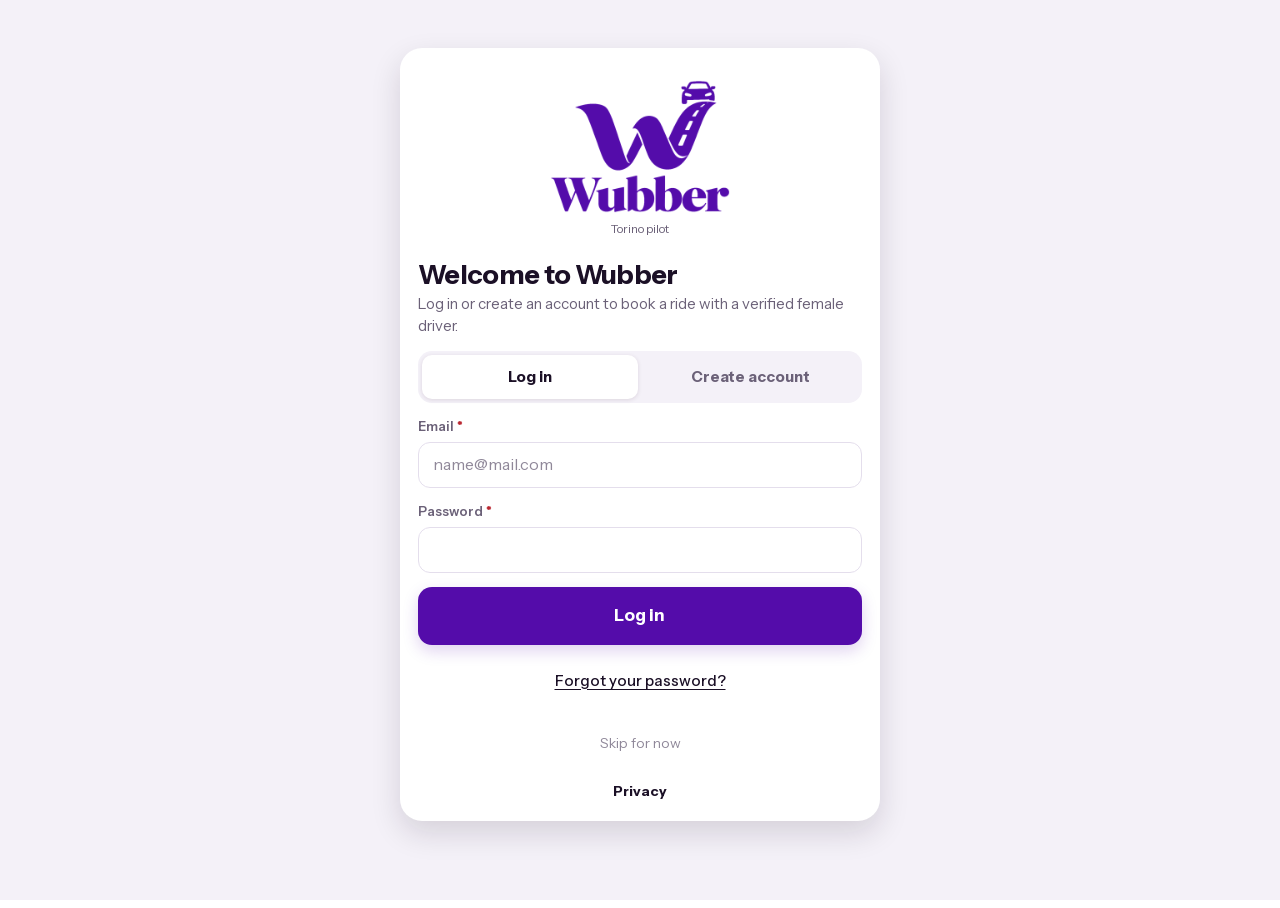
<file: index.html>
<!doctype html>
<html lang="en">
<head>
<meta charset="utf-8">
<meta name="viewport" content="width=device-width, initial-scale=1, viewport-fit=cover">
<meta name="theme-color" content="#FFFFFF">
<meta name="color-scheme" content="light dark">
<meta name="mobile-web-app-capable" content="yes">
<meta name="apple-mobile-web-app-capable" content="yes">
<meta name="apple-mobile-web-app-status-bar-style" content="black-translucent">
<meta name="apple-mobile-web-app-title" content="Wubber">
<script src="theme.js"></script>
<meta name="description" content="Book a night-time ride with a verified female driver in Torino.">
<title>Wubber</title>
<link rel="icon" href="icon-192.png" type="image/png">
<link rel="apple-touch-icon" href="icon-192.png">
<link rel="manifest" href="manifest.webmanifest?v=4">
<link rel="stylesheet" href="styles.css">
<link rel="stylesheet" href="looks/bold.css">
<link rel="stylesheet" href="looks/night.css">
</head>
<body>
<!-- ============ RIDE: map first ============ -->
<div id="ride-screen" class="ride-screen">
  <div id="main-map" class="main-map"></div>
  <div class="map-msg-full" id="main-map-msg">Loading the map of Torino…</div>
  <button type="button" class="fab" data-act="menu" aria-label="Open menu">
    <svg width="22" height="22" viewBox="0 0 24 24" fill="none" stroke="currentColor" stroke-width="2.2" stroke-linecap="round" aria-hidden="true"><path d="M4 7h16M4 12h16M4 17h16"/></svg>
  </button>
  <div class="map-brand"><img src="logo-mark.png" data-logo="mark" alt="" width="47" height="30">Wubber</div>
  <div class="zoom-ctl" role="group" aria-label="Map zoom">
    <button type="button" data-act="zoom-in" aria-label="Zoom in"><svg width="18" height="18" viewBox="0 0 24 24" fill="none" stroke="currentColor" stroke-width="2.2" stroke-linecap="round" aria-hidden="true"><path d="M12 5v14M5 12h14"/></svg></button>
    <button type="button" data-act="zoom-out" aria-label="Zoom out"><svg width="18" height="18" viewBox="0 0 24 24" fill="none" stroke="currentColor" stroke-width="2.2" stroke-linecap="round" aria-hidden="true"><path d="M5 12h14"/></svg></button>
  </div>
  <button type="button" class="fab fab-right fab-sos" data-act="open-sos" id="fab-sos" aria-label="Safety and emergency" hidden>
    <svg width="22" height="22" viewBox="0 0 24 24" fill="none" stroke="currentColor" stroke-width="2.2" stroke-linecap="round" stroke-linejoin="round" aria-hidden="true"><path d="M12 3l7 3v6c0 4.4-3 7.8-7 9-4-1.2-7-4.6-7-9V6l7-3z"/><path d="M12 8v4M12 15.5h.01"/></svg>
  </button>

  <section class="sheet-main" id="sheet" aria-label="Book a ride">
    <button type="button" class="handle-bar" id="sheet-handle" aria-label="Hide panel" aria-expanded="true" aria-controls="sheet"><span class="handle" aria-hidden="true"></span></button>
    <div class="banner" id="ro-banner" hidden></div>

    <div class="sv" id="sv-home">
      <h1 class="greet" id="greet">Good evening</h1>
      <button type="button" class="whereto" data-act="search-to">
        <svg width="22" height="22" viewBox="0 0 24 24" fill="none" stroke="currentColor" stroke-width="2.4" stroke-linecap="round" aria-hidden="true"><circle cx="11" cy="11" r="7"/><path d="M20 20l-3.5-3.5"/></svg>
        <span class="wt-text">Where to?</span>
        <span class="now-chip"><svg width="15" height="15" viewBox="0 0 24 24" fill="none" stroke="currentColor" stroke-width="2.4" stroke-linecap="round" aria-hidden="true"><circle cx="12" cy="12" r="9"/><path d="M12 7v5l3 2"/></svg>Now</span>
      </button>
      <button type="button" class="row-btn" data-act="search-from">
        <span class="ico"><i class="r-dot"></i></span>
        <span class="rb-text"><b id="home-pickup">Set your pickup point</b><small>Pickup</small></span>
        <svg class="chev" width="18" height="18" viewBox="0 0 24 24" fill="none" stroke="currentColor" stroke-width="2.2" stroke-linecap="round" stroke-linejoin="round" aria-hidden="true"><path d="M9 6l6 6-6 6"/></svg>
      </button>
      <button type="button" class="row-btn gps-row" data-act="locate-from">
        <span class="ico"><svg width="20" height="20" viewBox="0 0 24 24" fill="none" stroke="currentColor" stroke-width="2.2" stroke-linecap="round" stroke-linejoin="round" aria-hidden="true"><circle cx="12" cy="12" r="4"/><path d="M12 2v3M12 19v3M2 12h3M19 12h3"/></svg></span>
        <span class="rb-text"><b>Use my current location</b><small>Set pickup with your phone's GPS</small></span>
      </button>
      <div id="home-suggest"></div>
      <div class="promise">
        <svg width="22" height="22" viewBox="0 0 24 24" fill="none" stroke="currentColor" stroke-width="2" stroke-linecap="round" stroke-linejoin="round" aria-hidden="true"><path d="M12 3l7 3v6c0 4.4-3 7.8-7 9-4-1.2-7-4.6-7-9V6l7-3z"/><path d="M9 12l2 2 4-4"/></svg>
        <p><b>Every driver is a woman</b> whose ID and NCC licence our team checked in person.</p>
      </div>
    </div>

    <div class="sv" id="sv-choose" hidden>
      <div class="sv-head">
        <button type="button" class="iconbtn sm" data-act="back-home" aria-label="Back">
          <svg width="20" height="20" viewBox="0 0 24 24" fill="none" stroke="currentColor" stroke-width="2.4" stroke-linecap="round" stroke-linejoin="round" aria-hidden="true"><path d="M15 18l-6-6 6-6"/></svg>
        </button>
        <h2>Choose a ride</h2>
      </div>
      <div id="choose-body"></div>
      <button type="button" class="btn btn-primary btn-big btn-block" data-act="request" id="req-btn">Request Wubber</button>
    </div>

    <div class="sv" id="sv-auth" hidden>
      <div class="auth-logo"><img src="logo-full.png" data-logo="full" alt="Wubber" width="216" height="160"><span class="brand-sub">Torino pilot</span></div>
      <div class="stack" style="gap:4px">
        <h1 class="greet" id="auth-title">Welcome to Wubber</h1>
        <p class="muted" id="auth-sub">Log in or create an account to book a ride with a verified female driver.</p>
      </div>
      <div class="banner" id="setup-banner" hidden>This website isn't connected to its database yet. Put your Supabase Project URL and anon key in <b>config.js</b>, then reload the page.</div>
      <p class="fine" id="auth-loading" hidden>Loading your account…</p>
      <div class="sv" id="auth-forms">
        <div class="seg" id="auth-seg" role="tablist" aria-label="Account">
          <button type="button" role="tab" id="tab-login" aria-selected="true" aria-controls="login-form" data-act="auth-mode" data-mode="login">Log in</button>
          <button type="button" role="tab" id="tab-signup" aria-selected="false" aria-controls="signup-form" data-act="auth-mode" data-mode="signup">Create account</button>
        </div>
        <form id="login-form" class="sv" role="tabpanel" aria-labelledby="tab-login" novalidate>
          <div class="stack"><label class="lbl" for="li-email">Email<span class="req" aria-hidden="true">*</span></label><input type="email" id="li-email" required placeholder="name@mail.com" autocomplete="email" autocapitalize="none" spellcheck="false"></div>
          <div class="stack"><label class="lbl" for="li-pass">Password<span class="req" aria-hidden="true">*</span></label><input type="password" id="li-pass" required autocomplete="current-password"></div>
          <button type="submit" class="btn btn-primary btn-big btn-block" id="li-submit">Log in</button>
          <button type="button" class="linkbtn" data-act="auth-mode" data-mode="forgot">Forgot your password?</button>
        </form>
        <form id="signup-form" class="sv" role="tabpanel" aria-labelledby="tab-signup" hidden novalidate>
          <div class="stack"><label class="lbl" for="su-name">First name<span class="req" aria-hidden="true">*</span></label><input type="text" id="su-name" required placeholder="Giulia" autocomplete="given-name"></div>
          <div class="stack"><label class="lbl" for="su-email">Email<span class="req" aria-hidden="true">*</span></label><input type="email" id="su-email" required placeholder="name@mail.com" autocomplete="email" autocapitalize="none" spellcheck="false"></div>
          <div class="stack"><label class="lbl" for="su-phone">Phone<span class="req" aria-hidden="true">*</span></label><input type="tel" id="su-phone" required placeholder="+39 …" autocomplete="tel"><span class="fine">Your driver calls this number if she can't find you.</span></div>
          <div class="grid2">
            <div class="stack"><label class="lbl" for="su-pass">Password<span class="req" aria-hidden="true">*</span></label><input type="password" id="su-pass" required minlength="8" placeholder="At least 8 characters" autocomplete="new-password"></div>
            <div class="stack"><label class="lbl" for="su-pass2">Repeat password<span class="req" aria-hidden="true">*</span></label><input type="password" id="su-pass2" required autocomplete="new-password"></div>
          </div>
          <h3>Trusted contact <span class="fine" style="font-weight:400">(optional)</span></h3>
          <p class="fine">Someone you'll send your trip details to, like a friend or flatmate.</p>
          <div class="grid2">
            <div class="stack"><label class="lbl" for="su-tname">Name</label><input type="text" id="su-tname" placeholder="Sara"></div>
            <div class="stack"><label class="lbl" for="su-tphone">Phone</label><input type="tel" id="su-tphone" placeholder="+39 …"></div>
          </div>
          <label class="check"><input type="checkbox" id="su-age" required><span>I'm 18 or older.<span class="req" aria-hidden="true">*</span></span></label>
          <label class="check"><input type="checkbox" id="su-terms" required><span>I've read the <a href="privacy.html" target="_blank" rel="noopener">privacy notice</a> and agree to take part in the Wubber pilot. The pilot team and my driver can see my first name and phone number.<span class="req" aria-hidden="true">*</span></span></label>
          <p class="fine" id="su-status" aria-live="polite"><span class="req">*</span> Required</p>
          <button type="submit" class="btn btn-primary btn-big btn-block" id="su-submit" disabled>Create account</button>
        </form>
        <form id="forgot-form" class="sv" hidden novalidate>
          <div class="stack"><label class="lbl" for="fp-email">Email<span class="req" aria-hidden="true">*</span></label><input type="email" id="fp-email" required autocomplete="email" autocapitalize="none" spellcheck="false"></div>
          <button type="submit" class="btn btn-primary btn-big btn-block" id="fp-submit">Send reset link</button>
          <button type="button" class="linkbtn" data-act="auth-mode" data-mode="login">Back to log in</button>
        </form>
        <form id="reset-form" class="sv" hidden novalidate>
          <div class="stack"><label class="lbl" for="rp-pass">New password<span class="req" aria-hidden="true">*</span></label><input type="password" id="rp-pass" required minlength="8" placeholder="At least 8 characters" autocomplete="new-password"></div>
          <div class="stack"><label class="lbl" for="rp-pass2">Repeat new password<span class="req" aria-hidden="true">*</span></label><input type="password" id="rp-pass2" required autocomplete="new-password"></div>
          <button type="submit" class="btn btn-primary btn-big btn-block" id="rp-submit">Save new password</button>
        </form>
      </div>
      <button type="button" class="skip-btn" data-act="skip-login">Skip for now</button>
      <div class="auth-foot"><a href="privacy.html" target="_blank" rel="noopener">Privacy</a></div>
    </div>

    <div class="sv" id="sv-live" hidden></div>

    <div class="sv" id="sv-feedback" hidden>
      <div class="stack">
        <h2>You've arrived</h2>
        <p class="muted" id="fb-sub">Thanks for riding with us. Two minutes of feedback helps us decide whether to launch.</p>
      </div>
      <form id="fb-form" class="section" novalidate>
        <fieldset class="card" style="border:0;margin:0">
          <legend class="lbl" style="padding:0;margin-bottom:10px">Rate your driver</legend>
          <div class="stars" role="radiogroup" aria-label="Rate your driver"><input type="radio" name="drating" value="5" id="ds5"><label for="ds5" title="5"><span class="sr">5</span><svg width="34" height="34" viewBox="0 0 24 24" aria-hidden="true"><path d="M12 2.8l2.8 5.8 6.3.9-4.6 4.4 1.1 6.3L12 17.2l-5.6 3 1.1-6.3L2.9 9.5l6.3-.9z"/></svg></label><input type="radio" name="drating" value="4" id="ds4"><label for="ds4" title="4"><span class="sr">4</span><svg width="34" height="34" viewBox="0 0 24 24" aria-hidden="true"><path d="M12 2.8l2.8 5.8 6.3.9-4.6 4.4 1.1 6.3L12 17.2l-5.6 3 1.1-6.3L2.9 9.5l6.3-.9z"/></svg></label><input type="radio" name="drating" value="3" id="ds3"><label for="ds3" title="3"><span class="sr">3</span><svg width="34" height="34" viewBox="0 0 24 24" aria-hidden="true"><path d="M12 2.8l2.8 5.8 6.3.9-4.6 4.4 1.1 6.3L12 17.2l-5.6 3 1.1-6.3L2.9 9.5l6.3-.9z"/></svg></label><input type="radio" name="drating" value="2" id="ds2"><label for="ds2" title="2"><span class="sr">2</span><svg width="34" height="34" viewBox="0 0 24 24" aria-hidden="true"><path d="M12 2.8l2.8 5.8 6.3.9-4.6 4.4 1.1 6.3L12 17.2l-5.6 3 1.1-6.3L2.9 9.5l6.3-.9z"/></svg></label><input type="radio" name="drating" value="1" id="ds1"><label for="ds1" title="1"><span class="sr">1</span><svg width="34" height="34" viewBox="0 0 24 24" aria-hidden="true"><path d="M12 2.8l2.8 5.8 6.3.9-4.6 4.4 1.1 6.3L12 17.2l-5.6 3 1.1-6.3L2.9 9.5l6.3-.9z"/></svg></label></div>
        </fieldset>
        <fieldset class="card" style="border:0;margin:0">
          <legend class="lbl" style="padding:0;margin-bottom:10px">How was your ride? (1 = poor, 5 = excellent)</legend>
          <div class="pills">
            <label class="pill"><input type="radio" name="rating" value="1">1</label>
            <label class="pill"><input type="radio" name="rating" value="2">2</label>
            <label class="pill"><input type="radio" name="rating" value="3">3</label>
            <label class="pill"><input type="radio" name="rating" value="4">4</label>
            <label class="pill"><input type="radio" name="rating" value="5">5</label>
          </div>
        </fieldset>
        <fieldset class="card" style="border:0;margin:0">
          <legend class="lbl" style="padding:0;margin-bottom:10px">Compared with your usual ride at night, you felt</legend>
          <div class="pills">
            <label class="pill"><input type="radio" name="safety" value="safer">Safer</label>
            <label class="pill"><input type="radio" name="safety" value="same">About the same</label>
            <label class="pill"><input type="radio" name="safety" value="less">Less safe</label>
          </div>
        </fieldset>
        <fieldset class="card" style="border:0;margin:0">
          <legend class="lbl" style="padding:0;margin-bottom:10px">How often would you use it?</legend>
          <div class="pills">
            <label class="pill"><input type="radio" name="freq" value="weekly">Every week</label>
            <label class="pill"><input type="radio" name="freq" value="few_month">A few times a month</label>
            <label class="pill"><input type="radio" name="freq" value="monthly">About once a month</label>
            <label class="pill"><input type="radio" name="freq" value="rarely">Rarely</label>
          </div>
        </fieldset>
        <fieldset class="card" style="border:0;margin:0">
          <legend class="lbl" style="padding:0;margin-bottom:10px">Compared with Uber or a taxi, you'd pay</legend>
          <div class="pills">
            <label class="pill"><input type="radio" name="price" value="same">The same price</label>
            <label class="pill"><input type="radio" name="price" value="plus1">Up to €1 more</label>
            <label class="pill"><input type="radio" name="price" value="plus2">Up to €2 more</label>
            <label class="pill"><input type="radio" name="price" value="plus3">€3 or more extra</label>
            <label class="pill"><input type="radio" name="price" value="less">Only if cheaper</label>
          </div>
        </fieldset>
        <div class="card">
          <label class="lbl" for="fb-comment">Anything that would make you trust it more?</label>
          <textarea id="fb-comment" placeholder="Optional"></textarea>
        </div>
        <button type="submit" class="btn btn-primary btn-big btn-block">Send feedback</button>
        <button type="button" class="linkbtn" data-act="fb-skip">Skip feedback</button>
      </form>
    </div>
  </section>
</div>

<!-- ============ PLAN YOUR RIDE (search) ============ -->
<div class="search-screen" id="search" role="dialog" aria-modal="true" aria-labelledby="search-title" hidden>
  <div class="search-inner">
    <div class="search-top">
      <button type="button" class="iconbtn" data-act="search-close" aria-label="Back">
        <svg width="22" height="22" viewBox="0 0 24 24" fill="none" stroke="currentColor" stroke-width="2.4" stroke-linecap="round" stroke-linejoin="round" aria-hidden="true"><path d="M15 18l-6-6 6-6"/></svg>
      </button>
      <h2 id="search-title">Plan your ride</h2>
    </div>
    <div class="route-box">
      <div class="route-icons" aria-hidden="true"><i class="r-dot"></i><i class="r-line"></i><i class="r-sq"></i></div>
      <div class="route-fields">
        <label class="sr" for="from">Pickup</label>
        <input type="text" id="from" placeholder="Pickup location" role="combobox" aria-autocomplete="list" aria-expanded="false" aria-controls="from-list" autocomplete="off">
        <label class="sr" for="to">Destination</label>
        <input type="text" id="to" placeholder="Where to?" role="combobox" aria-autocomplete="list" aria-expanded="false" aria-controls="to-list" autocomplete="off">
      </div>
    </div>
    <p class="fine search-hint">Type a street and house number, for example Via Po 17.</p>
    <ul class="ac-list" id="from-list" role="listbox" aria-label="Pickup suggestions" hidden></ul>
    <ul class="ac-list" id="to-list" role="listbox" aria-label="Destination suggestions" hidden></ul>
  </div>
</div>

<!-- ============ OTHER PAGES ============ -->
<div class="page" id="page" hidden>
  <header class="page-top">
    <button type="button" class="iconbtn" data-act="menu" aria-label="Open menu">
      <svg width="22" height="22" viewBox="0 0 24 24" fill="none" stroke="currentColor" stroke-width="2.2" stroke-linecap="round" aria-hidden="true"><path d="M4 7h16M4 12h16M4 17h16"/></svg>
    </button>
    <h2 id="page-title">Drive with us</h2>
  </header>
  <div class="app">
  <div class="banner" id="ro-banner-2" hidden></div>
  <!-- ============ DRIVE ============ -->
  <section class="section" id="tab-drive" aria-label="Drive" hidden>
    <div id="drv-signup" class="section">
      <div class="stack">
        <h1>Drive women home safely</h1>
        <p class="muted">Join the Torino pilot. Choose your hours, and every passenger is a woman booked through the app.</p>
      </div>
      <form id="drv-form" class="section" novalidate>
        <div class="card">
          <div class="grid2">
            <div class="stack">
              <label class="lbl" for="d-name">Full name</label>
              <input type="text" id="d-name" autocomplete="name">
            </div>
            <div class="stack">
              <label class="lbl" for="d-phone">Phone</label>
              <input type="tel" id="d-phone" placeholder="+39 …" autocomplete="tel">
            </div>
          </div>
          <fieldset style="border:0;margin:0;padding:0" class="stack">
            <legend class="lbl" style="padding:0;margin-bottom:8px">Do you hold an NCC licence?</legend>
            <div class="pills">
              <label class="pill"><input type="radio" name="ncc" value="yes">Yes</label>
              <label class="pill"><input type="radio" name="ncc" value="in_progress">Applying</label>
              <label class="pill"><input type="radio" name="ncc" value="no">Not yet</label>
            </div>
          </fieldset>
          <div class="grid2">
            <div class="stack">
              <label class="lbl" for="d-car">Car</label>
              <input type="text" id="d-car" placeholder="Grey Toyota Corolla">
            </div>
            <div class="stack">
              <label class="lbl" for="d-plate">Plate</label>
              <input type="text" id="d-plate" placeholder="GH 482 KT" style="text-transform:uppercase">
            </div>
          </div>
        </div>
        <div class="card">
          <div class="stack">
            <label class="lbl" for="d-photo">Your photo<span class="req" aria-hidden="true">*</span></label>
            <div class="photo-pick">
              <div class="avatar photo-preview" id="d-photo-preview"></div>
              <input type="file" id="d-photo" accept="image/*">
            </div>
            <span class="fine">A clear photo of your face. Passengers see it when you're assigned, so they know it's you.</span>
          </div>
        </div>
        <div class="card">
          <fieldset style="border:0;margin:0;padding:0" class="stack">
            <legend class="lbl" style="padding:0;margin-bottom:8px">When can you drive?</legend>
            <div class="pills">
              <label class="pill"><input type="checkbox" name="slots" value="Evenings 18–22h" checked>Evenings 18–22h</label>
              <label class="pill"><input type="checkbox" name="slots" value="Late night 22–3h">Late night 22–3h</label>
              <label class="pill"><input type="checkbox" name="slots" value="Weekends">Weekends</label>
              <label class="pill"><input type="checkbox" name="slots" value="Weekdays">Weekdays</label>
            </div>
          </fieldset>
          <div class="stack">
            <label class="lbl" for="d-areas">Areas you'd cover</label>
            <input type="text" id="d-areas" placeholder="San Salvario, Vanchiglia, Centro">
          </div>
        </div>
        <div class="card">
          <p class="fine">Bring your ID and NCC licence to a short meeting with the pilot team. We check them in person and don't store copies.</p>
          <label class="check"><input type="checkbox" id="d-consent"> <span>I agree to identity and licence checks, and to my first name, photo, car and plate being shown to passengers I drive. See the <a href="privacy.html" target="_blank" rel="noopener">privacy notice</a>.</span></label>
        </div>
        <button type="submit" class="btn btn-primary btn-big btn-block">Join the pilot</button>
      </form>


    </div>
    <div id="drv-home" class="section" hidden></div>
  </section>

  <!-- ============ TEAM ============ -->
  <section class="section" id="tab-team" aria-label="Pilot team" hidden>
    <div class="stack">
      <h1>Pilot dashboard</h1>
      <p class="muted">Match requests to drivers, verify sign-ups and track the numbers from your MVP plan.</p>
    </div>
    <div id="team-sos" class="section"></div>
    <div class="section">
      <div class="sec-head"><h2>New requests</h2><span class="count" id="c-open"></span></div>
      <div id="team-open" class="section"></div>
    </div>
    <div class="section">
      <div class="sec-head"><h2>Rides in progress</h2><span class="count" id="c-active"></span></div>
      <div id="team-active" class="section"></div>
    </div>
    <div class="section">
      <h2>Pilot numbers</h2>
      <div id="team-stats" class="section"></div>
    </div>
    <div class="section">
      <div class="sec-head"><h2>Drivers</h2><span class="count" id="c-drivers"></span></div>
      <div id="team-drivers" class="section"></div>
    </div>
    <div class="section">
      <div class="sec-head"><h2>Past rides</h2><span class="count" id="c-past"></span></div>
      <div id="team-past" class="section"></div>
    </div>
    <div class="card plain" id="export-card">
      <h3>Download results</h3>
      <p class="fine">Spreadsheet files for your analysis: every ride with its feedback, and every driver sign-up.</p>
      <div class="row">
        <button type="button" class="btn btn-ghost btn-sm" data-act="export-rides">Rides and feedback (CSV)</button>
        <button type="button" class="btn btn-ghost btn-sm" data-act="export-drivers">Drivers (CSV)</button>
      </div>
    </div>
  </section>
  <section class="section" id="tab-socials" aria-label="Socials" hidden>
    <div class="stack">
      <h1>Follow Wubber</h1>
      <p class="muted">News about the Torino pilot, safety tips and behind the scenes.</p>
    </div>
    <a class="card plain social-card" href="https://www.instagram.com/wubber2027/" target="_blank" rel="noopener">
      <span class="social-ico" aria-hidden="true">
        <svg width="26" height="26" viewBox="0 0 24 24" fill="none" stroke="currentColor" stroke-width="2" stroke-linecap="round" stroke-linejoin="round"><rect x="3" y="3" width="18" height="18" rx="5"/><circle cx="12" cy="12" r="4"/><circle cx="17.5" cy="6.5" r="0.6" fill="currentColor"/></svg>
      </span>
      <span class="rb-text"><b>Instagram</b><small>@wubber2027</small></span>
      <span class="btn btn-primary btn-sm">Follow</span>
    </a>
  </section>
  <section class="section" id="tab-account" aria-label="Your account" hidden>
    <div id="acct-body" class="section"></div>
  </section>
  </div>
</div>

<!-- ============ MENU ============ -->
<div class="drawer-wrap" id="drawer" hidden>
  <nav class="drawer" aria-label="Menu">
    <div class="brand">
      <img class="brand-logo" src="logo-mark.png" data-logo="mark" alt="" width="56" height="36">
      <div><div class="brand-name">Wubber</div><div class="brand-sub">Torino pilot</div></div>
    </div>
    <button type="button" class="dr-item" data-act="go" data-to="ride">Ride</button>
    <button type="button" class="dr-item dr-login" data-act="login-now" id="dr-login" hidden>Log in or create account</button>
    <button type="button" class="dr-item" data-act="go" data-to="account">Account</button>
    <button type="button" class="dr-item" data-act="go" data-to="drive">Drive with us</button>
    <button type="button" class="dr-item" data-act="go" data-to="socials">Socials</button>
    <button type="button" class="dr-item" data-act="go" data-to="team" id="dr-team" hidden><span id="team-tab-label">Pilot dashboard</span></button>
    <button type="button" class="dr-item" data-act="install" id="dr-install" hidden>Install the app</button>
    <a class="dr-item" href="privacy.html" target="_blank" rel="noopener">Privacy</a>
    <div class="dr-foot">
      <div class="flags" role="group" aria-label="Language and theme">
        <button type="button" class="flag" data-lang="en" aria-label="English" title="English"><svg viewBox="0 0 60 30" preserveAspectRatio="none" aria-hidden="true"><clipPath id="fl-uk-t"><path d="M30,15h30v15zv15h-30zh-30v-15zv-15h30z"/></clipPath><rect width="60" height="30" fill="#012169"/><path d="M0,0L60,30M60,0L0,30" stroke="#fff" stroke-width="6"/><path d="M0,0L60,30M60,0L0,30" clip-path="url(#fl-uk-t)" stroke="#C8102E" stroke-width="4"/><path d="M30,0v30M0,15h60" stroke="#fff" stroke-width="10"/><path d="M30,0v30M0,15h60" stroke="#C8102E" stroke-width="6"/></svg></button>
        <button type="button" class="flag" data-lang="it" aria-label="Italiano" title="Italiano"><svg viewBox="0 0 3 2" preserveAspectRatio="none" aria-hidden="true"><rect width="1" height="2" fill="#009246"/><rect x="1" width="1" height="2" fill="#fff"/><rect x="2" width="1" height="2" fill="#CE2B37"/></svg></button>
        <span class="flags-sep" aria-hidden="true"></span>
        <button type="button" class="theme-btn" data-theme-set="light" aria-label="Light mode" title="Light mode"><svg width="20" height="20" viewBox="0 0 24 24" fill="none" stroke="currentColor" stroke-width="1.6" stroke-linecap="round" aria-hidden="true"><circle cx="12" cy="12" r="4"/><path d="M12 2.5v2M12 19.5v2M2.5 12h2M19.5 12h2M5.3 5.3l1.4 1.4M17.3 17.3l1.4 1.4M5.3 18.7l1.4-1.4M17.3 6.7l1.4-1.4"/></svg></button>
        <button type="button" class="theme-btn" data-theme-set="dark" aria-label="Dark mode" title="Dark mode"><svg width="20" height="20" viewBox="0 0 24 24" fill="none" stroke="currentColor" stroke-width="1.6" stroke-linecap="round" stroke-linejoin="round" aria-hidden="true"><path d="M20 14.5A8 8 0 019.5 4a8 8 0 1010.5 10.5z"/></svg></button>
      </div>
      <span class="conn" id="conn"><i></i><span>Connecting…</span></span>
      <p class="fine">Map data © <a href="https://www.openstreetmap.org/copyright" target="_blank" rel="noopener">OpenStreetMap</a> contributors</p>
    </div>
  </nav>
</div>

<div class="sheet-wrap" id="sos-sheet" hidden>
  <div class="sheet" role="dialog" aria-modal="true" aria-labelledby="sos-title">
    <h2 id="sos-title">Get help now</h2>
    <div class="stack">
      <span class="lbl">European emergency number</span>
      <div class="sos-num" id="sos-num">112</div>
      <p class="fine">If you are in danger, call 112 from your phone. <a href="tel:112">Call 112</a> may open your dialer; if it doesn't, dial the number yourself.</p>
    </div>
    <div id="sos-team"></div>
    <button type="button" class="btn btn-ghost btn-block" data-act="close-sos">Close</button>
  </div>
</div>

<div class="picker" id="picker" role="dialog" aria-modal="true" aria-labelledby="picker-title" hidden>
  <div class="picker-map" id="picker-map"></div>
  <div class="center-dot" aria-hidden="true"></div>
  <svg class="center-pin" width="40" height="52" viewBox="0 0 40 52" aria-hidden="true"><path d="M20 51C20 51 3 31 3 19a17 17 0 0134 0c0 12-17 32-17 32z" fill="#C42A6F" stroke="#FFFFFF" stroke-width="3"/><circle cx="20" cy="19" r="6.5" fill="#FFFFFF"/></svg>
  <div class="picker-top">
    <button type="button" class="iconbtn" data-act="picker-close" aria-label="Back">
      <svg width="22" height="22" viewBox="0 0 24 24" fill="none" stroke="currentColor" stroke-width="2.2" stroke-linecap="round" stroke-linejoin="round" aria-hidden="true"><path d="M15 18l-6-6 6-6"/></svg>
    </button>
    <h2 id="picker-title">Move the map to your pickup</h2>
  </div>
  <div class="picker-card">
    <span class="lbl" id="picker-kind">Pickup</span>
    <b id="picker-addr">Move the map to place the pin</b>
    <span class="fine" id="picker-sub">Drag the map so the pin sits on the exact spot.</span>
    <button type="button" class="btn btn-primary btn-big btn-block" data-act="picker-confirm" id="picker-confirm">Confirm pickup</button>
  </div>
</div>

<div class="sheet-wrap" id="ios-sheet" hidden>
  <div class="sheet" role="dialog" aria-modal="true" aria-labelledby="ios-title">
    <h2 id="ios-title">Add Wubber to your home screen</h2>
    <ol class="ios-steps">
      <li>Open this page in <b>Safari</b>.</li>
      <li>Tap the <b>Share</b> button at the bottom of the screen.</li>
      <li>Scroll down and tap <b>Add to Home Screen</b>, then <b>Add</b>.</li>
    </ol>
    <button type="button" class="btn btn-ghost btn-block" data-act="close-ios">Close</button>
  </div>
</div>

<div class="toast" id="toast" role="status" aria-live="polite" hidden></div>

<script src="config.js"></script>
<script src="i18n.js"></script>
<script src="leaflet.js"></script>
<script src="app.js"></script>
</body>
</html>
</file>
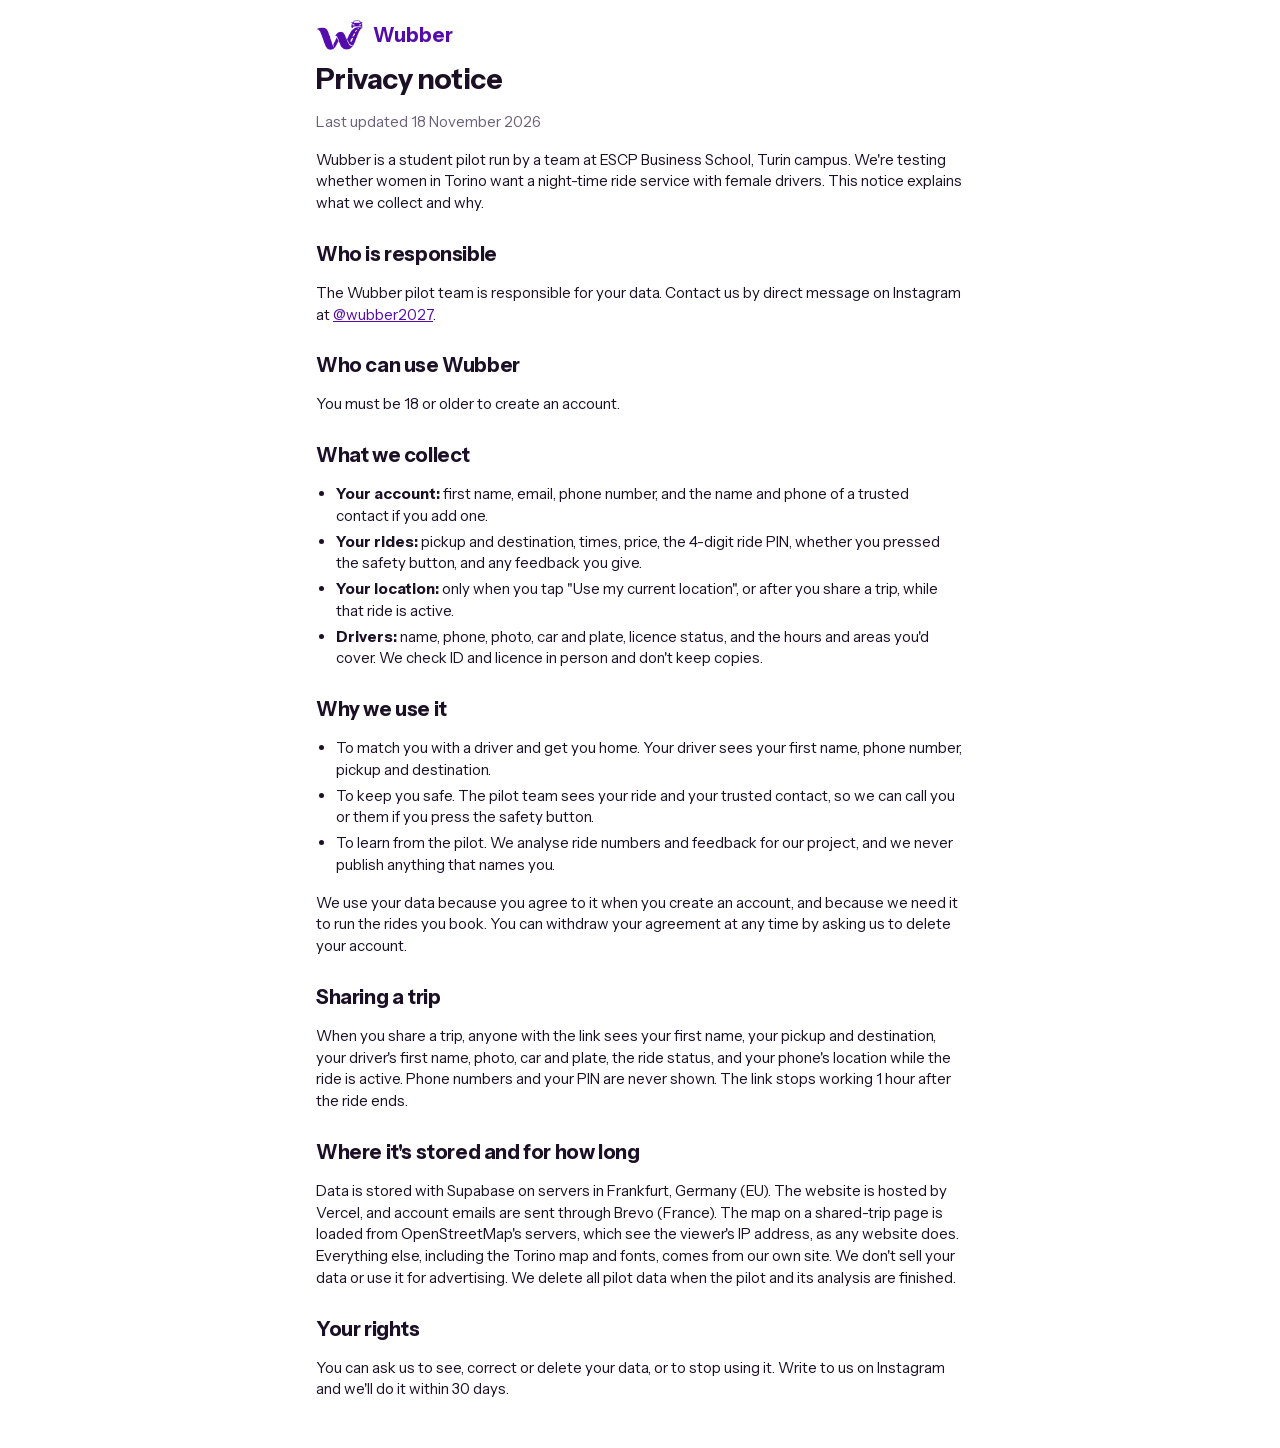
<file: privacy.html>
<!doctype html>
<html lang="en">
<head>
<meta charset="utf-8">
<meta name="viewport" content="width=device-width, initial-scale=1, viewport-fit=cover">
<meta name="theme-color" content="#FFFFFF">
<meta name="color-scheme" content="light dark">
<script src="theme.js"></script>
<title>Wubber privacy</title>
<link rel="icon" href="icon-192.png" type="image/png">
<link rel="stylesheet" href="styles.css">
<link rel="stylesheet" href="looks/bold.css">
<link rel="stylesheet" href="looks/night.css">
<style>
  body { margin: 0; }
  .doc { max-width: 680px; margin: 0 auto; padding: 20px 16px 48px; display: flex; flex-direction: column; gap: 14px; }
  .doc h2 { margin-top: 12px; }
  .doc ul { margin: 0; padding-left: 20px; display: flex; flex-direction: column; gap: 4px; }
  .doc-top { display: flex; align-items: center; justify-content: space-between; gap: 10px; }
  .doc-top a.brand-link { display: flex; align-items: center; gap: 10px; font-family: var(--font-display); font-weight: 700; font-size: 20px; color: var(--brand); text-decoration: none; }
  html[data-lang="it"] [lang="en"].body, html:not([data-lang="it"]) [lang="it"].body { display: none; }
</style>
</head>
<body>
<main class="doc" data-no-translate>
  <div class="doc-top">
    <a class="brand-link" href="./"><img src="logo-mark.png" data-logo="mark" alt="" width="47" height="30">Wubber</a>
  </div>

  <section class="body section" lang="en">
    <h1>Privacy notice</h1>
    <p class="muted">Last updated 18 November 2026</p>
    <p>Wubber is a student pilot run by a team at ESCP Business School, Turin campus. We're testing whether women in Torino want a night-time ride service with female drivers. This notice explains what we collect and why.</p>

    <h2>Who is responsible</h2>
    <p>The Wubber pilot team is responsible for your data. Contact us by direct message on Instagram at <a href="https://www.instagram.com/wubber2027/" target="_blank" rel="noopener">@wubber2027</a>.</p>

    <h2>Who can use Wubber</h2>
    <p>You must be 18 or older to create an account.</p>

    <h2>What we collect</h2>
    <ul>
      <li><b>Your account:</b> first name, email, phone number, and the name and phone of a trusted contact if you add one.</li>
      <li><b>Your rides:</b> pickup and destination, times, price, the 4-digit ride PIN, whether you pressed the safety button, and any feedback you give.</li>
      <li><b>Your location:</b> only when you tap "Use my current location", or after you share a trip, while that ride is active.</li>
      <li><b>Drivers:</b> name, phone, photo, car and plate, licence status, and the hours and areas you'd cover. We check ID and licence in person and don't keep copies.</li>
    </ul>

    <h2>Why we use it</h2>
    <ul>
      <li>To match you with a driver and get you home. Your driver sees your first name, phone number, pickup and destination.</li>
      <li>To keep you safe. The pilot team sees your ride and your trusted contact, so we can call you or them if you press the safety button.</li>
      <li>To learn from the pilot. We analyse ride numbers and feedback for our project, and we never publish anything that names you.</li>
    </ul>
    <p>We use your data because you agree to it when you create an account, and because we need it to run the rides you book. You can withdraw your agreement at any time by asking us to delete your account.</p>

    <h2>Sharing a trip</h2>
    <p>When you share a trip, anyone with the link sees your first name, your pickup and destination, your driver's first name, photo, car and plate, the ride status, and your phone's location while the ride is active. Phone numbers and your PIN are never shown. The link stops working 1 hour after the ride ends.</p>

    <h2>Where it's stored and for how long</h2>
    <p>Data is stored with Supabase on servers in Frankfurt, Germany (EU). The website is hosted by Vercel, and account emails are sent through Brevo (France). The map on a shared-trip page is loaded from OpenStreetMap's servers, which see the viewer's IP address, as any website does. Everything else, including the Torino map and fonts, comes from our own site. We don't sell your data or use it for advertising. We delete all pilot data when the pilot and its analysis are finished.</p>

    <h2>Your rights</h2>
    <p>You can ask us to see, correct or delete your data, or to stop using it. Write to us on Instagram and we'll do it within 30 days.</p>
  </section>

  <section class="body section" lang="it">
    <h1>Informativa sulla privacy</h1>
    <p class="muted">Ultimo aggiornamento: 18 novembre 2026</p>
    <p>Wubber è un progetto pilota gestito da un gruppo di studenti di ESCP Business School, campus di Torino. Stiamo verificando se le donne a Torino desiderano un servizio di corse notturne con autiste donne. Questa informativa spiega quali dati raccogliamo e perché.</p>

    <h2>Chi è responsabile</h2>
    <p>Il team del progetto pilota Wubber è responsabile dei tuoi dati. Contattaci con un messaggio diretto su Instagram: <a href="https://www.instagram.com/wubber2027/" target="_blank" rel="noopener">@wubber2027</a>.</p>

    <h2>Chi può usare Wubber</h2>
    <p>Devi avere almeno 18 anni per creare un account.</p>

    <h2>Cosa raccogliamo</h2>
    <ul>
      <li><b>Il tuo account:</b> nome, email, numero di telefono e, se lo aggiungi, nome e telefono di un contatto di fiducia.</li>
      <li><b>Le tue corse:</b> partenza e destinazione, orari, prezzo, il PIN di 4 cifre, se hai premuto il pulsante di sicurezza e il feedback che lasci.</li>
      <li><b>La tua posizione:</b> solo quando tocchi "Usa la mia posizione attuale" oppure, dopo aver condiviso un viaggio, mentre quella corsa è in corso.</li>
      <li><b>Autiste:</b> nome, telefono, foto, auto e targa, stato della licenza, orari e zone. Verifichiamo documento e licenza di persona e non ne conserviamo copie.</li>
    </ul>

    <h2>Perché li usiamo</h2>
    <ul>
      <li>Per abbinarti a un'autista e portarti a casa. L'autista vede il tuo nome, il tuo telefono, la partenza e la destinazione.</li>
      <li>Per la tua sicurezza. Il team vede la tua corsa e il tuo contatto di fiducia, così può chiamare te o lui se premi il pulsante di sicurezza.</li>
      <li>Per imparare dal progetto. Analizziamo numeri delle corse e feedback per il nostro progetto, senza mai pubblicare nulla che ti identifichi.</li>
    </ul>
    <p>Usiamo i tuoi dati perché dai il consenso quando crei l'account e perché ci servono per gestire le corse che prenoti. Puoi revocare il consenso in qualsiasi momento chiedendoci di eliminare il tuo account.</p>

    <h2>Condividere un viaggio</h2>
    <p>Quando condividi un viaggio, chi ha il link vede il tuo nome, partenza e destinazione, il nome, la foto, l'auto e la targa dell'autista, lo stato della corsa e la posizione del tuo telefono mentre la corsa è in corso. Numeri di telefono e PIN non vengono mai mostrati. Il link smette di funzionare 1 ora dopo la fine della corsa.</p>

    <h2>Dove sono conservati e per quanto</h2>
    <p>I dati sono conservati da Supabase su server a Francoforte, in Germania (UE). Il sito è ospitato da Vercel e le email dell'account sono inviate tramite Brevo (Francia). La mappa della pagina di un viaggio condiviso viene caricata dai server di OpenStreetMap, che vedono l'indirizzo IP di chi la apre, come qualsiasi sito. Tutto il resto, compresi la mappa di Torino e i caratteri, proviene dal nostro sito. Non vendiamo i tuoi dati e non li usiamo per pubblicità. Cancelliamo tutti i dati del progetto quando il pilota e la sua analisi sono conclusi.</p>

    <h2>I tuoi diritti</h2>
    <p>Puoi chiederci di vedere, correggere o cancellare i tuoi dati, o di smettere di usarli. Scrivici su Instagram e lo faremo entro 30 giorni.</p>
  </section>
</main>
<script src="i18n.js"></script>
</body>
</html>
</file>
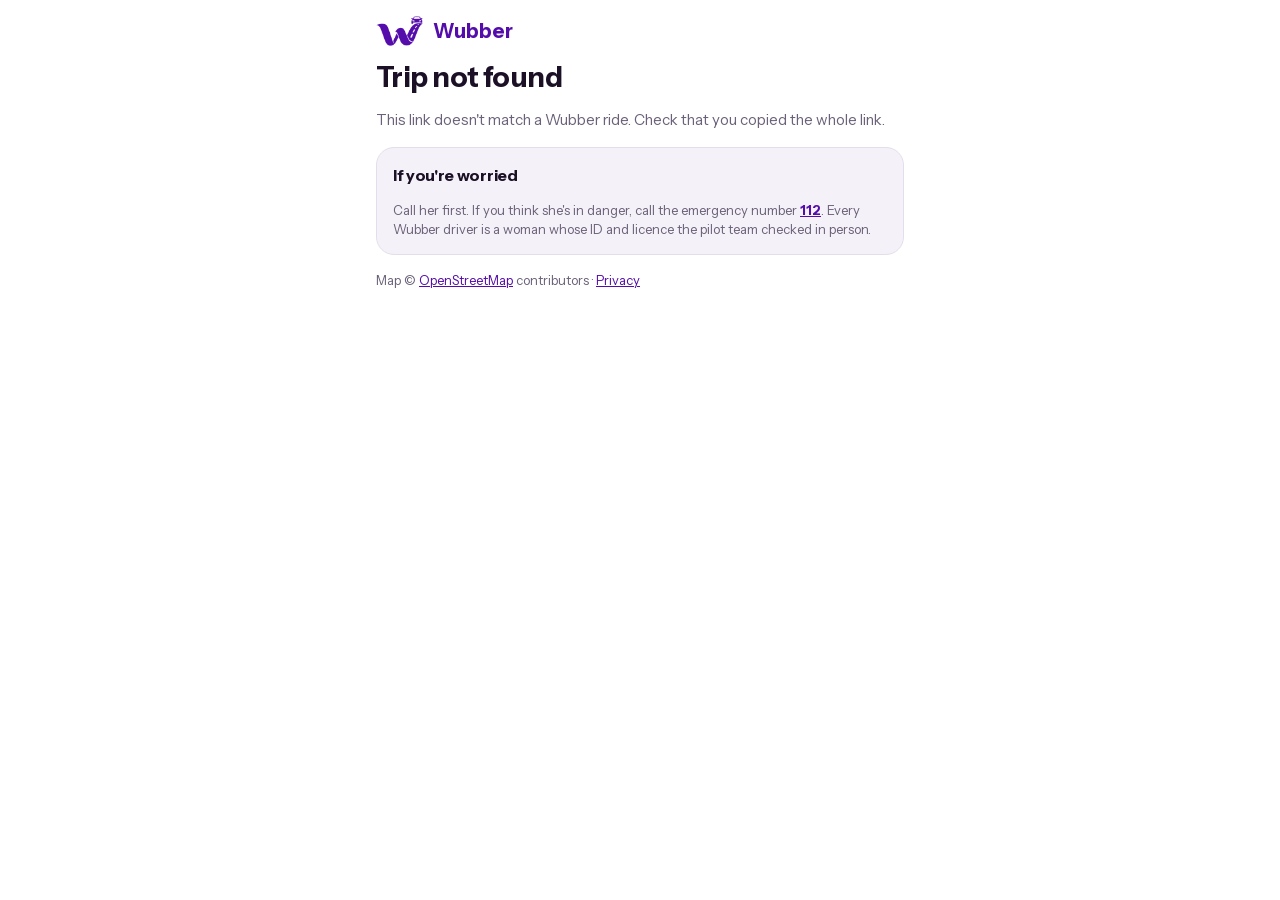
<file: trip.html>
<!doctype html>
<html lang="en">
<head>
<meta charset="utf-8">
<meta name="viewport" content="width=device-width, initial-scale=1, viewport-fit=cover">
<meta name="theme-color" content="#FFFFFF">
<meta name="color-scheme" content="light dark">
<script src="theme.js"></script>
<meta name="robots" content="noindex">
<title>Wubber trip</title>
<link rel="icon" href="icon-192.png" type="image/png">
<link rel="stylesheet" href="styles.css">
<link rel="stylesheet" href="looks/bold.css">
<link rel="stylesheet" href="looks/night.css">
<style>
  body { margin: 0; }
  .trip { max-width: 560px; margin: 0 auto; padding: 16px 16px 40px; display: flex; flex-direction: column; gap: 16px; }
  .trip-top { display: flex; align-items: center; gap: 10px; font-family: var(--font-display); font-weight: 700; font-size: 20px; color: var(--brand); }
  .trip-top img { width: 47px; height: 30px; }
  .trip-map { position: relative; isolation: isolate; height: 300px; border-radius: 18px; overflow: hidden; border: 1px solid var(--line); background: var(--map-bg); }
  .trip-map .map { position: absolute; inset: 0; }
  .leaflet-tile-pane { z-index: 200; }
  .leaflet-tile { position: absolute; left: 0; top: 0; visibility: hidden; user-select: none; }
  .leaflet-tile-loaded { visibility: inherit; }
  .leaflet-container img.leaflet-tile { max-width: none !important; max-height: none !important; }
  .leaflet-zoom-animated { transform-origin: 0 0; }
  .leaflet-fade-anim .leaflet-tile { will-change: opacity; }
  .leaflet-interactive { cursor: pointer; }
  :root[data-theme="dark"] .leaflet-tile-pane { filter: invert(.92) hue-rotate(180deg) saturate(.55) brightness(.95); }
  .t-status { display: flex; flex-direction: column; gap: 6px; }
  .t-meta { font-size: 13px; color: var(--muted); }
  .t-route { display: flex; flex-direction: column; gap: 10px; }
  .t-route div { display: flex; flex-direction: column; }
  .t-alert { background: var(--danger-soft); color: var(--danger); border-radius: var(--r-md); padding: 12px 14px; font-weight: 700; }
  .t-ok { background: var(--ok-soft); color: var(--ok); border-radius: var(--r-md); padding: 12px 14px; font-weight: 700; }
  .t-legend { display: flex; gap: 14px; flex-wrap: wrap; font-size: 13px; color: var(--muted); }
  .t-legend i { display: inline-block; width: 11px; height: 11px; border-radius: 50%; margin-right: 6px; vertical-align: -1px; }
</style>
</head>
<body>
<main class="trip">
  <div class="trip-top"><img src="logo-mark.png" data-logo="mark" alt="" width="47" height="30">Wubber</div>
  <div id="t-body" class="section"><p class="muted">Loading the trip…</p></div>
  <div class="trip-map" id="t-mapbox" hidden><div class="map" id="t-map"></div></div>
  <div class="t-legend" id="t-legend" hidden><span><i style="background:#C42A6F"></i>Pickup</span><span><i style="background:#540CAA"></i>Destination</span><span><i style="background:#1A73E8"></i>Her phone</span><span><i style="background:#F59E0B"></i>Her driver's car</span></div>
  <div class="card plain">
    <h3>If you're worried</h3>
    <p class="fine">Call her first. If you think she's in danger, call the emergency number <a href="tel:112"><b>112</b></a>. Every Wubber driver is a woman whose ID and licence the pilot team checked in person.</p>
  </div>
  <p class="fine">Map © <a href="https://www.openstreetmap.org/copyright" target="_blank" rel="noopener">OpenStreetMap</a> contributors · <a href="privacy.html">Privacy</a></p>
</main>
<script src="config.js"></script>
<script src="i18n.js"></script>
<script src="leaflet.js"></script>
<script src="trip.js"></script>
</body>
</html>
</file>
<file: styles.css>
/* Layout: one phone-width app column, three tabs (Ride, Drive, Team) switched from a bottom bar. Deliberately light: pink and white. */
:root {
  --bg: #FFFFFF;
  --surface: #FFF2F7;
  --surface-2: #FFE3EF;
  --line: #EDC8DF;
  --ink: #2E1242;
  --muted: #6E4B7C;
  --accent: #C42A6F;
  --accent-ink: #FFFFFF;
  --accent-soft: #FFD9E9;
  --brand: #540CAA;
  --brand-soft: #EFE6FA;
  --danger: #B8212B;
  --danger-soft: #FDE2E4;
  --ok: #17704D;
  --ok-soft: #DCF2E7;
  --warn: #8A5300;
  --warn-soft: #FFEFD3;
  --shadow: 0 10px 28px rgba(120, 30, 70, 0.14);
  --font-display: "Bricolage Grotesque", "Avenir Next", "Segoe UI", sans-serif;
  --font-body: "DM Sans", "Helvetica Neue", "Segoe UI", sans-serif;
  --r-lg: 22px;
  --r-md: 14px;
  --disabled-bg: #E4E0E2;
  --disabled-ink: #6F6A6D;
  --attr-bg: rgba(255, 255, 255, .85);
  color-scheme: light;
}
html, body { background: var(--bg); color: var(--ink); }
body { font-family: var(--font-body); font-size: 15px; line-height: 1.45; -webkit-font-smoothing: antialiased; }
* { box-sizing: border-box; }
h1, h2, h3 { font-family: var(--font-display); margin: 0; text-wrap: balance; letter-spacing: -0.01em; }
h1 { font-size: 28px; line-height: 1.1; }
h2 { font-size: 20px; line-height: 1.2; }
h3 { font-size: 16px; }
p { margin: 0; }
button, input, select, textarea { font: inherit; color: inherit; }
a { color: var(--accent); }
:focus-visible { outline: 3px solid var(--accent); outline-offset: 2px; }
@media (prefers-reduced-motion: reduce) { * { transition: none !important; animation: none !important; } }

.app {
  max-width: 520px; margin: 0 auto;
  padding-left: max(16px, env(safe-area-inset-left, 0px));
  padding-right: max(16px, env(safe-area-inset-right, 0px));
  padding-block: 16px 112px;
  display: flex; flex-direction: column; gap: 16px;
}
.topbar { display: flex; align-items: center; justify-content: space-between; gap: 12px; }
.brand { display: flex; align-items: center; gap: 10px; }
.brand-mark { width: 36px; height: 36px; border-radius: 12px; background: var(--accent); color: var(--accent-ink); display: grid; place-items: center; flex: none; }
.brand-name { font-family: var(--font-display); font-weight: 700; font-size: 18px; line-height: 1; }
.brand-sub { font-size: 12px; color: var(--muted); margin-top: 3px; }
.conn { display: inline-flex; align-items: center; gap: 6px; font-size: 12px; font-weight: 500; color: var(--muted); padding: 6px 10px; border-radius: 999px; background: var(--surface); white-space: nowrap; }
.conn i { width: 8px; height: 8px; border-radius: 50%; background: var(--muted); }
.conn.live i { background: var(--ok); }
.conn.live { color: var(--ok); }

.banner { padding: 12px 14px; border-radius: var(--r-md); background: var(--warn-soft); color: var(--warn); font-size: 14px; }
.section { display: flex; flex-direction: column; gap: 16px; }
.card { background: var(--surface); border-radius: var(--r-lg); padding: 16px; display: flex; flex-direction: column; gap: 14px; }
.card.plain { background: var(--bg); border: 1px solid var(--line); }
.stack { display: flex; flex-direction: column; gap: 6px; }
.row { display: flex; gap: 10px; flex-wrap: wrap; align-items: center; }
.grid2 { display: grid; grid-template-columns: repeat(2, minmax(0, 1fr)); gap: 10px; }
.lbl { font-size: 12px; font-weight: 500; color: var(--muted); text-transform: uppercase; letter-spacing: 0.07em; }
.fine { font-size: 13px; color: var(--muted); }
.muted { color: var(--muted); }

input[type=text], input[type=tel], input[type=number], input[type=email], input[type=password], select, textarea {
  width: 100%; min-height: 46px; border-radius: 12px; border: 1px solid var(--line); background: var(--bg);
  padding: 10px 14px; font-size: 16px;
}
textarea { min-height: 80px; resize: vertical; }
input::placeholder, textarea::placeholder { color: var(--muted); opacity: .75; }
[hidden] { display: none !important; }
select { appearance: none; background-image: linear-gradient(45deg, transparent 50%, var(--muted) 50%), linear-gradient(135deg, var(--muted) 50%, transparent 50%); background-position: calc(100% - 20px) 50%, calc(100% - 15px) 50%; background-size: 5px 5px; background-repeat: no-repeat; padding-right: 36px; }

.btn { min-height: 48px; border-radius: 999px; border: none; padding: 0 20px; font-weight: 700; font-size: 16px; cursor: pointer; display: inline-flex; align-items: center; justify-content: center; gap: 8px; text-decoration: none; }
.btn-primary { background: var(--accent); color: var(--accent-ink); }
.btn-primary:disabled { background: var(--disabled-bg); color: var(--disabled-ink); cursor: not-allowed; }
.btn-ghost { background: var(--bg); color: var(--ink); border: 1px solid var(--line); }
.btn-danger { background: var(--danger); color: #FFFFFF; }
.btn-sm { min-height: 40px; font-size: 14px; padding: 0 14px; }
.btn-block { width: 100%; }
.btn-big { min-height: 58px; font-size: 17px; }
.linkbtn { background: none; border: none; padding: 6px 0; color: var(--accent); font-weight: 500; cursor: pointer; text-decoration: underline; text-underline-offset: 3px; min-height: 44px; }

/* Address autocomplete */
.ac { position: relative; }
.ac-list { position: absolute; z-index: 20; left: 0; right: 0; top: calc(100% + 6px); margin: 0; padding: 6px; list-style: none; background: var(--bg); border: 1px solid var(--line); border-radius: 16px; box-shadow: var(--shadow); max-height: 300px; overflow-y: auto; }
.opt { display: flex; gap: 10px; align-items: center; padding: 9px 10px; border-radius: 10px; cursor: pointer; min-height: 48px; }
.opt:hover, .opt[aria-selected=true] { background: var(--surface); }
.opt svg { flex: none; color: var(--muted); }
.opt b { display: block; font-weight: 700; font-size: 15px; }
.opt small { display: block; font-size: 12px; color: var(--muted); }
.opt.free b { font-weight: 500; }

/* Switch */
.switch-row { display: flex; align-items: center; justify-content: space-between; gap: 12px; min-height: 56px; }
.switch-row + .switch-row { border-top: 1px solid var(--line); }
input[role=switch] { appearance: none; flex: none; width: 52px; height: 32px; border-radius: 16px; background: var(--line); position: relative; cursor: pointer; transition: background .15s; }
input[role=switch]::after { content: ""; position: absolute; top: 3px; left: 3px; width: 26px; height: 26px; border-radius: 50%; background: var(--bg); box-shadow: 0 1px 3px rgba(58, 16, 41, .25); transition: transform .15s; }
input[role=switch]:checked { background: var(--accent); }
input[role=switch]:checked::after { transform: translateX(20px); }

/* Pills (radio / checkbox) */
.pills { display: flex; flex-wrap: wrap; gap: 8px; }
.pill { position: relative; display: inline-flex; align-items: center; min-height: 44px; padding: 0 14px; border-radius: 999px; border: 1px solid var(--line); background: var(--bg); font-size: 14px; font-weight: 500; cursor: pointer; }
.pill input { position: absolute; opacity: 0; inset: 0; margin: 0; cursor: pointer; }
.pill:has(input:checked) { background: var(--accent-soft); border-color: var(--accent); color: var(--accent); }
.pill:has(input:focus-visible) { outline: 3px solid var(--accent); outline-offset: 2px; }
.check { display: flex; gap: 10px; align-items: flex-start; font-size: 14px; color: var(--muted); }
.check input { width: 20px; height: 20px; margin: 1px 0 0; accent-color: var(--accent); flex: none; }

/* Estimate */
.estimate { border-radius: var(--r-md); background: var(--bg); border: 1px dashed var(--line); padding: 12px 14px; display: flex; flex-direction: column; gap: 6px; }
.est-row { display: flex; justify-content: space-between; gap: 12px; align-items: baseline; }
.est-row strong { font-family: var(--font-display); font-size: 22px; font-variant-numeric: tabular-nums; }
.est-row > div { display: flex; flex-direction: column; gap: 2px; }
.est-row > div:last-child { align-items: flex-end; text-align: right; }

/* Live ride */
.steps { display: grid; grid-template-columns: repeat(4, minmax(0, 1fr)); gap: 6px; }
.step { display: flex; flex-direction: column; gap: 6px; font-size: 11px; color: var(--muted); font-weight: 500; }
.step i { height: 6px; border-radius: 3px; background: var(--line); }
.step.done i { background: var(--accent); }
.step.done { color: var(--ink); }
.pin { display: flex; gap: 8px; }
.pin.sm { gap: 5px; } .pin.sm span { width: 34px; height: 42px; font-size: 20px; border-radius: 10px; }
.pin span { width: 48px; height: 58px; border-radius: 12px; background: var(--bg); border: 1px solid var(--line); display: grid; place-items: center; font-family: var(--font-display); font-size: 28px; font-weight: 700; font-variant-numeric: tabular-nums; }
.driver { display: flex; gap: 14px; align-items: center; }
.avatar { width: 60px; height: 60px; border-radius: 50%; background: var(--accent-soft); color: var(--accent); display: grid; place-items: center; font-family: var(--font-display); font-weight: 700; font-size: 22px; flex: none; }
.badges { display: flex; flex-wrap: wrap; gap: 6px; }
.badge { display: inline-flex; align-items: center; gap: 5px; padding: 4px 9px; border-radius: 8px; font-size: 12px; font-weight: 500; background: var(--ok-soft); color: var(--ok); }
.kv { display: grid; grid-template-columns: repeat(2, minmax(0, 1fr)); gap: 12px; }
.kv div { display: flex; flex-direction: column; gap: 2px; min-width: 0; }
.kv b { font-weight: 500; overflow-wrap: anywhere; }
.alert { background: var(--danger-soft); color: var(--danger); border-radius: var(--r-md); padding: 12px 14px; font-weight: 500; font-size: 14px; }
.note { background: var(--ok-soft); color: var(--ok); border-radius: var(--r-md); padding: 12px 14px; font-size: 14px; }

/* Chips & lists (team) */
.chip { display: inline-flex; align-items: center; padding: 3px 9px; border-radius: 999px; font-size: 12px; font-weight: 700; letter-spacing: .02em; }
.chip.new { background: var(--accent-soft); color: var(--accent); }
.chip.assigned { background: var(--warn-soft); color: var(--warn); }
.chip.on_trip { background: var(--accent); color: var(--accent-ink); }
.chip.completed, .chip.verified { background: var(--ok-soft); color: var(--ok); }
.chip.cancelled, .chip.rejected { background: var(--surface-2); color: var(--muted); }
.chip.pending { background: var(--warn-soft); color: var(--warn); }
.chip.sos { background: var(--danger); color: #FFFFFF; }
.item { border: 1px solid var(--line); background: var(--bg); border-radius: 16px; padding: 14px; display: flex; flex-direction: column; gap: 10px; }
.item.sos { border-color: var(--danger); background: var(--danger-soft); }
.item-head { display: flex; justify-content: space-between; align-items: center; gap: 8px; }
.item-head time { font-size: 12px; color: var(--muted); font-variant-numeric: tabular-nums; }
.route { display: grid; gap: 6px; }
.route div { display: grid; grid-template-columns: 48px minmax(0, 1fr); gap: 8px; align-items: baseline; }
.route div b { font-weight: 500; overflow-wrap: anywhere; }
.assign { display: grid; grid-template-columns: minmax(0, 2fr) minmax(0, 1fr) minmax(0, 1fr); gap: 8px; }
.assign label { display: flex; flex-direction: column; gap: 4px; min-width: 0; }
@media (max-width: 420px) { .assign { grid-template-columns: repeat(2, minmax(0, 1fr)); } .assign label:first-child { grid-column: 1 / -1; } }
.empty { padding: 18px; border-radius: 16px; border: 1px dashed var(--line); color: var(--muted); font-size: 14px; text-align: center; }
.sec-head { display: flex; justify-content: space-between; align-items: baseline; gap: 10px; }
.count { font-size: 13px; color: var(--muted); font-variant-numeric: tabular-nums; }

.tiles { display: grid; grid-template-columns: repeat(3, minmax(0, 1fr)); gap: 8px; }
@media (max-width: 420px) { .tiles { grid-template-columns: repeat(2, minmax(0, 1fr)); } }
.tile { background: var(--surface); border-radius: 16px; padding: 12px; display: flex; flex-direction: column; gap: 2px; min-width: 0; }
.tile strong { font-family: var(--font-display); font-size: 26px; line-height: 1.1; font-variant-numeric: tabular-nums; }
.tile span { font-size: 12px; color: var(--muted); }
.bars { display: flex; flex-direction: column; gap: 8px; }
.bar { display: grid; grid-template-columns: minmax(0, 1.3fr) minmax(0, 2fr) 34px; gap: 10px; align-items: center; font-size: 13px; }
.bar .track { height: 10px; border-radius: 5px; background: var(--surface-2); overflow: hidden; }
.bar .fill { display: block; height: 100%; background: var(--accent); border-radius: 5px; }
.bar em { font-style: normal; text-align: right; font-variant-numeric: tabular-nums; color: var(--muted); }
details.fold summary { cursor: pointer; font-weight: 500; min-height: 44px; display: flex; align-items: center; }

/* Bottom nav */
.tabbar { position: fixed; left: 0; right: 0; bottom: 0; z-index: 30; background: var(--bg); border-top: 1px solid var(--line);
  padding-left: max(16px, env(safe-area-inset-left, 0px)); padding-right: max(16px, env(safe-area-inset-right, 0px));
  padding-top: 6px; padding-bottom: calc(6px + env(safe-area-inset-bottom, 0px)); }
.tabbar nav { max-width: 520px; margin: 0 auto; display: grid; grid-template-columns: repeat(3, minmax(0, 1fr)); gap: 6px; }
.tab { min-height: 54px; border: none; background: none; border-radius: 14px; display: flex; flex-direction: column; align-items: center; justify-content: center; gap: 3px; font-size: 12px; font-weight: 500; color: var(--muted); cursor: pointer; }
.tab[aria-current=page] { color: var(--accent); background: var(--surface); }
.tab .dot { position: absolute; }

/* Sheet & toast */
.sheet-wrap { position: fixed; inset: 0; z-index: 50; background: rgba(58, 16, 41, 0.45); display: flex; align-items: flex-end; justify-content: center; }
.sheet { width: 100%; max-width: 520px; background: var(--bg); border-radius: 26px 26px 0 0; display: flex; flex-direction: column; gap: 14px;
  padding: 24px max(20px, env(safe-area-inset-right, 0px)) calc(24px + env(safe-area-inset-bottom, 0px)) max(20px, env(safe-area-inset-left, 0px)); }
.sos-num { font-family: var(--font-display); font-size: 56px; font-weight: 700; color: var(--danger); line-height: 1; letter-spacing: .02em; }
.toast { position: fixed; z-index: 60; left: 50%; transform: translateX(-50%); bottom: calc(84px + env(safe-area-inset-bottom, 0px)); max-width: min(480px, calc(100% - 32px)); background: var(--ink); color: var(--bg); padding: 12px 16px; border-radius: 14px; font-size: 14px; box-shadow: var(--shadow); }
.toast.err { background: var(--danger); }
.copybox { width: 100%; min-height: 90px; font-size: 14px; }

/* Leaflet core (inlined: its stylesheet can't load from a CDN here) */
.leaflet-pane, .leaflet-marker-icon, .leaflet-marker-shadow, .leaflet-pane > svg, .leaflet-pane > canvas, .leaflet-zoom-box, .leaflet-layer { position: absolute; left: 0; top: 0; }
.leaflet-container { overflow: hidden; -webkit-tap-highlight-color: transparent; background: var(--map-bg); font-family: var(--font-body); outline: none; }
.leaflet-container img.leaflet-marker-icon { max-width: none !important; }
.leaflet-pane { z-index: 400; } .leaflet-overlay-pane { z-index: 400; } .leaflet-marker-pane { z-index: 600; } .leaflet-tooltip-pane { z-index: 650; } .leaflet-popup-pane { z-index: 700; }
.leaflet-map-pane canvas { z-index: 100; }
.leaflet-control { position: relative; z-index: 800; pointer-events: auto; float: left; clear: both; }
.leaflet-top, .leaflet-bottom { position: absolute; z-index: 1000; pointer-events: none; }
.leaflet-top { top: 0; } .leaflet-right { right: 0; } .leaflet-bottom { bottom: 0; } .leaflet-left { left: 0; }
.leaflet-right .leaflet-control { float: right; }
.leaflet-top .leaflet-control { margin-top: 10px; } .leaflet-bottom .leaflet-control { margin-bottom: 0; } .leaflet-left .leaflet-control { margin-left: 10px; } .leaflet-right .leaflet-control { margin-right: 10px; }
.leaflet-container.leaflet-touch-drag, .leaflet-container.leaflet-touch-zoom { touch-action: none; }
.leaflet-grab { cursor: grab; } .leaflet-dragging .leaflet-grab { cursor: grabbing; }
.leaflet-bar { border-radius: 12px; box-shadow: var(--shadow); overflow: hidden; }
.leaflet-bar a { display: block; width: 44px; height: 44px; line-height: 44px; text-align: center; background: var(--bg); color: var(--ink); text-decoration: none; font-size: 22px; font-weight: 700; }
.leaflet-bar a + a { border-top: 1px solid var(--line); }
.leaflet-control-attribution { background: var(--attr-bg); padding: 1px 6px; font-size: 10px; color: var(--muted); border-top-left-radius: 6px; }
.leaflet-control-attribution a { color: var(--muted); }

/* Maps */
:root { --map-bg: #F6EEF2; }
.mapbox { isolation: isolate; z-index: 0; position: relative; height: 190px; border-radius: 16px; overflow: hidden; background: var(--map-bg); border: 1px solid var(--line); }
.mapbox .map { position: absolute; inset: 0; }
.mapbox .map-hint { position: absolute; z-index: 1100; left: 10px; top: 10px; display: inline-flex; align-items: center; gap: 6px; padding: 7px 11px; border-radius: 999px; background: var(--bg); box-shadow: var(--shadow); font-size: 13px; font-weight: 500; color: var(--ink); border: 0; cursor: pointer; min-height: 36px; }
.mapbox .map-msg { position: absolute; inset: 0; display: grid; place-items: center; padding: 16px; text-align: center; color: var(--muted); font-size: 13px; }
.field-row { display: flex; gap: 8px; align-items: stretch; }
.field-row .ac { flex: 1 1 auto; min-width: 0; }
.pinbtn { flex: none; width: 46px; min-height: 46px; border-radius: 12px; border: 1px solid var(--line); background: var(--bg); color: var(--accent); display: grid; place-items: center; cursor: pointer; }
.opt.maprow b { color: var(--accent); }
.mk { width: 32px; height: 32px; border-radius: 50% 50% 50% 0; transform: rotate(-45deg); display: grid; place-items: center; box-shadow: 0 3px 8px rgba(58, 16, 41, .35); border: 2px solid #FFFFFF; }
.mk span { transform: rotate(45deg); color: #FFFFFF; font-weight: 700; font-size: 13px; font-family: var(--font-body); }
.mk-a { background: var(--ink); } .mk-b { background: var(--accent); }
.mk-wrap { background: none; border: 0; }
.wsr-canvas { pointer-events: none; }

/* Pin picker */
.picker { position: fixed; inset: 0; z-index: 70; background: var(--map-bg); }
.picker-map { position: absolute; inset: 0; isolation: isolate; }
.picker { isolation: isolate; }
.picker-top { position: absolute; z-index: 1200; top: 0; left: 0; right: 0; display: flex; align-items: center; gap: 10px;
  padding: calc(10px + env(safe-area-inset-top, 0px)) max(12px, env(safe-area-inset-right, 0px)) 10px max(12px, env(safe-area-inset-left, 0px)); pointer-events: none; }
.picker-top > * { pointer-events: auto; }
.picker-top h2 { font-size: 17px; background: var(--bg); padding: 10px 14px; border-radius: 999px; box-shadow: var(--shadow); }
.iconbtn { width: 46px; height: 46px; border-radius: 50%; border: 0; background: var(--bg); box-shadow: var(--shadow); display: grid; place-items: center; cursor: pointer; color: var(--ink); flex: none; }
.center-pin { position: absolute; z-index: 1150; left: 50%; top: 50%; transform: translate(-50%, -100%); pointer-events: none; filter: drop-shadow(0 4px 6px rgba(58, 16, 41, .35)); }
.center-dot { position: absolute; z-index: 1149; left: 50%; top: 50%; width: 8px; height: 8px; margin: -4px 0 0 -4px; border-radius: 50%; background: rgba(58, 16, 41, .45); pointer-events: none; }
.picker-card { position: absolute; z-index: 1200; left: 0; right: 0; bottom: 0; margin: 0 auto; max-width: 520px; background: var(--bg); border-radius: 24px 24px 0 0; box-shadow: var(--shadow); display: flex; flex-direction: column; gap: 8px;
  padding: 18px max(18px, env(safe-area-inset-right, 0px)) calc(18px + env(safe-area-inset-bottom, 0px)) max(18px, env(safe-area-inset-left, 0px)); }
.picker-card b { font-family: var(--font-display); font-size: 20px; line-height: 1.2; }
.picker-card .leaflet-control-attribution { display: none; }
.picker .leaflet-bottom { bottom: 190px; }

/* ===== Map-first ride screen ===== */
html, body { height: 100%; }
.sr { position: absolute; width: 1px; height: 1px; overflow: hidden; clip: rect(0 0 0 0); white-space: nowrap; }
.ride-screen { position: fixed; inset: 0; z-index: 10; background: var(--map-bg); }
.main-map { position: absolute; inset: 0; isolation: isolate; }
.map-msg-full { position: absolute; inset: 0 0 45% 0; display: grid; place-items: center; color: var(--muted); font-size: 14px; padding: 16px; text-align: center; }
.main-map .leaflet-top.leaflet-right { top: calc(env(safe-area-inset-top, 0px)); }
.main-map .leaflet-control-attribution { border-radius: 0 0 0 6px; }
.fab { position: absolute; z-index: 20; top: calc(14px + env(safe-area-inset-top, 0px)); left: calc(14px + env(safe-area-inset-left, 0px));
  width: 48px; height: 48px; border-radius: 50%; border: 0; background: var(--bg); color: var(--ink); box-shadow: var(--shadow); display: grid; place-items: center; cursor: pointer; }
.fab-right { left: auto; right: calc(14px + env(safe-area-inset-right, 0px)); top: calc(30px + env(safe-area-inset-top, 0px)); }
.fab-sos { background: var(--danger); color: #FFFFFF; }
.sheet-main { position: absolute; z-index: 30; left: 0; right: 0; bottom: 0; margin: 0 auto; max-width: 560px; max-height: 62%; overflow-y: auto; overscroll-behavior: contain;
  background: var(--bg); border-radius: 22px 22px 0 0; box-shadow: 0 -8px 30px rgba(58, 16, 41, .16);
  padding: 6px max(18px, env(safe-area-inset-right, 0px)) calc(18px + env(safe-area-inset-bottom, 0px)) max(18px, env(safe-area-inset-left, 0px)); }
@media (min-width: 900px) {
  .sheet-main { left: 24px; right: auto; top: 88px; bottom: auto; width: 400px; max-height: calc(100% - 112px); border-radius: 22px; margin: 0; padding-bottom: 20px; }
  .sheet-main .handle { display: none; }
}
.handle { width: 40px; height: 5px; border-radius: 3px; background: var(--line); margin: 4px auto 12px; }
.sv { display: flex; flex-direction: column; gap: 14px; }
.sv-head { display: flex; align-items: center; gap: 10px; }
.sv-head h2 { font-family: var(--font-body); font-weight: 700; font-size: 20px; }
.iconbtn.sm { width: 40px; height: 40px; box-shadow: none; background: var(--surface); }
.greet { font-family: var(--font-body); font-weight: 700; font-size: 24px; letter-spacing: -0.02em; }
.whereto { display: flex; align-items: center; gap: 12px; width: 100%; min-height: 58px; padding: 0 8px 0 18px; border: 0; border-radius: 16px; background: var(--surface); color: var(--ink); cursor: pointer; text-align: left; }
.wt-text { flex: 1; font-size: 19px; font-weight: 700; }
.now-chip { display: inline-flex; align-items: center; gap: 6px; padding: 8px 12px; border-radius: 999px; background: var(--bg); font-size: 14px; font-weight: 700; }
.row-btn, .row-static { display: flex; align-items: center; gap: 14px; width: 100%; min-height: 60px; padding: 8px 2px; border: 0; background: none; color: var(--ink); text-align: left; cursor: pointer; border-bottom: 1px solid var(--surface-2); }
.row-static { cursor: default; }
.row-btn:last-child, .row-static:last-child { border-bottom: 0; }
.row-btn .ico, .row-static .ico { flex: none; width: 40px; height: 40px; border-radius: 50%; background: var(--surface); display: grid; place-items: center; color: var(--ink); }
.rb-text { flex: 1; min-width: 0; display: flex; flex-direction: column; gap: 1px; }
.rb-text b { font-weight: 700; font-size: 16px; overflow: hidden; text-overflow: ellipsis; white-space: nowrap; }
.rb-text small { font-size: 13px; color: var(--muted); overflow: hidden; text-overflow: ellipsis; white-space: nowrap; }
.chev { flex: none; color: var(--muted); }
.r-dot { display: block; width: 12px; height: 12px; border-radius: 50%; background: var(--ink); box-shadow: inset 0 0 0 3.5px var(--ink), inset 0 0 0 6px var(--bg); }
.r-sq { display: block; width: 12px; height: 12px; background: var(--accent); }
.r-line { display: block; width: 2px; flex: 1; background: var(--line); margin: 4px 0; }
.promise { display: flex; gap: 12px; align-items: flex-start; padding: 14px; border-radius: 16px; background: var(--surface); color: var(--ink); font-size: 14px; }
.promise svg { flex: none; color: var(--accent); margin-top: 1px; }

/* Choose a ride */
.trip-rows { display: grid; grid-template-columns: 24px minmax(0, 1fr); column-gap: 10px; align-items: center; }
.trip-rows .r-line { width: 2px; height: 14px; margin: 0 auto; flex: none; }
.trip-rows .ico-col { display: grid; place-items: center; }
.trip-row { display: flex; flex-direction: column; align-items: flex-start; gap: 1px; padding: 6px 0; min-height: 48px; border: 0; background: none; color: var(--ink); text-align: left; cursor: pointer; min-width: 0; }
.trip-row small { font-size: 12px; color: var(--muted); }
.trip-row b { font-weight: 700; font-size: 15px; max-width: 100%; overflow: hidden; text-overflow: ellipsis; white-space: nowrap; }
.ride-opt { display: flex; align-items: center; gap: 14px; padding: 14px; border-radius: 16px; border: 2px solid var(--ink); background: var(--bg); }
.ride-opt .car { flex: none; width: 56px; height: 56px; border-radius: 14px; background: var(--accent-soft); color: var(--accent); display: grid; place-items: center; }
.ride-opt .om { flex: 1; min-width: 0; display: flex; flex-direction: column; gap: 2px; }
.ride-opt .om b { font-size: 17px; }
.ride-opt .om small { font-size: 13px; color: var(--muted); }
.ride-opt .op { text-align: right; display: flex; flex-direction: column; gap: 2px; }
.ride-opt .op b { font-size: 17px; font-variant-numeric: tabular-nums; }
.ride-opt .op small { font-size: 12px; color: var(--muted); }

/* Live ride in the sheet */
.live-head { display: flex; justify-content: space-between; align-items: flex-start; gap: 12px; }
.live-head h2 { font-family: var(--font-body); font-weight: 700; font-size: 22px; }
.actions { display: grid; grid-template-columns: repeat(3, minmax(0, 1fr)); gap: 8px; }
.act { display: flex; flex-direction: column; align-items: center; gap: 6px; padding: 12px 6px; min-height: 76px; border-radius: 14px; border: 0; background: var(--surface); color: var(--ink); font-size: 13px; font-weight: 500; cursor: pointer; text-decoration: none; text-align: center; }
.act.red { background: var(--danger-soft); color: var(--danger); }

/* Search screen */
.search-screen { position: fixed; inset: 0; z-index: 60; background: var(--bg); overflow-y: auto; }
.search-inner { max-width: 560px; margin: 0 auto; display: flex; flex-direction: column; gap: 12px;
  padding: calc(12px + env(safe-area-inset-top, 0px)) max(16px, env(safe-area-inset-right, 0px)) calc(24px + env(safe-area-inset-bottom, 0px)) max(16px, env(safe-area-inset-left, 0px)); }
.search-top { display: flex; align-items: center; gap: 10px; }
.search-top h2 { font-family: var(--font-body); font-weight: 700; font-size: 20px; }
.search-top .iconbtn { box-shadow: none; }
.route-box { display: flex; gap: 12px; padding: 10px 12px 10px 14px; border-radius: 16px; background: var(--surface); }
.route-icons { display: flex; flex-direction: column; align-items: center; padding: 19px 0; }
.route-fields { flex: 1; display: flex; flex-direction: column; gap: 8px; min-width: 0; }
.route-fields input { background: var(--bg); border-color: transparent; font-weight: 500; }
.route-fields input:focus { border-color: var(--ink); outline: none; box-shadow: 0 0 0 1px var(--ink); }
.search-hint { padding: 0 4px; }
.search-screen .ac-list { position: static; box-shadow: none; border: 0; max-height: none; padding: 0; border-radius: 0; }
.search-screen .opt { min-height: 60px; border-radius: 0; border-bottom: 1px solid var(--surface-2); padding: 10px 4px; }
.search-screen .opt svg { width: 36px; height: 36px; padding: 8px; border-radius: 50%; background: var(--surface); color: var(--ink); }
.search-screen .opt.maprow svg { color: var(--accent); }

/* Pages and menu */
.page { min-height: 100%; background: var(--bg); }
.page-top { position: sticky; top: env(safe-area-inset-top, 0px); z-index: 20; display: flex; align-items: center; gap: 10px; background: var(--bg); border-bottom: 1px solid var(--surface-2);
  padding: 10px max(16px, env(safe-area-inset-right, 0px)) 10px max(16px, env(safe-area-inset-left, 0px)); }
.page-top h2 { font-family: var(--font-body); font-weight: 700; font-size: 18px; }
.page-top .iconbtn { box-shadow: none; background: var(--surface); }
.page .app { padding-block: 16px 48px; }
.drawer-wrap { position: fixed; inset: 0; z-index: 80; background: rgba(58, 16, 41, .4); }
.drawer { position: absolute; top: 0; bottom: 0; left: 0; width: min(310px, 86%); background: var(--bg); display: flex; flex-direction: column; gap: 4px; box-shadow: var(--shadow);
  padding: calc(20px + env(safe-area-inset-top, 0px)) 16px calc(20px + env(safe-area-inset-bottom, 0px)) max(16px, env(safe-area-inset-left, 0px)); }
.drawer .brand { padding: 4px 6px 18px; border-bottom: 1px solid var(--surface-2); margin-bottom: 8px; }
.dr-item { min-height: 52px; border: 0; background: none; text-align: left; padding: 0 10px; border-radius: 12px; font-size: 17px; font-weight: 700; color: var(--ink); cursor: pointer; }
.dr-item[aria-current=page] { background: var(--surface); color: var(--accent); }
.dr-foot { margin-top: auto; display: flex; flex-direction: column; gap: 8px; align-items: flex-start; padding: 0 6px; }
.seg { display: grid; grid-template-columns: repeat(2, minmax(0, 1fr)); gap: 4px; padding: 4px; border-radius: 14px; background: var(--surface); }
.seg button { min-height: 44px; border: 0; border-radius: 10px; background: none; font-weight: 700; font-size: 15px; color: var(--muted); cursor: pointer; }
.seg button[aria-selected=true] { background: var(--bg); color: var(--ink); box-shadow: 0 1px 4px rgba(58, 16, 41, .12); }
.req { color: var(--danger); margin-left: 3px; font-weight: 700; }
body.locked .fab, body.locked #main-map, body.locked .map-msg-full { display: none !important; }
body.locked .ride-screen { background: var(--surface); overflow-y: auto; }
body.locked .sheet-main { position: relative; top: auto; left: auto; right: auto; bottom: auto; width: auto; margin: 0 auto; max-width: 480px; max-height: none; overflow: visible; min-height: 100%;
  border-radius: 0; box-shadow: none; padding-top: calc(28px + env(safe-area-inset-top, 0px)); }
@media (min-width: 560px) { body.locked .sheet-main { margin: 48px auto; min-height: 0; border-radius: 22px; box-shadow: var(--shadow); padding-top: 28px; } }
body.locked .handle { display: none; }
#sv-auth .brand { padding-bottom: 6px; }
.toast { bottom: auto; top: calc(74px + env(safe-area-inset-top, 0px)); z-index: 90; }

/* ===== Real website additions ===== */
#auth-loading { padding: 24px 0; text-align: center; }
.gps-row .ico { color: var(--accent); }

/* ===== Wubber logo and colours ===== */
.auth-logo { display: flex; flex-direction: column; align-items: center; gap: 4px; padding: 4px 0 8px; }
.auth-logo img { width: 180px; height: auto; display: block; }
.brand-logo { height: 36px; width: auto; display: block; flex: none; }
.brand-name { color: var(--brand); }
.map-brand { position: absolute; z-index: 20; top: calc(14px + env(safe-area-inset-top, 0px)); left: calc(72px + env(safe-area-inset-left, 0px));
  height: 48px; display: flex; align-items: center; gap: 8px; padding: 0 18px 0 12px; border-radius: 24px; background: var(--bg); box-shadow: var(--shadow);
  font-family: var(--font-display); font-weight: 700; font-size: 22px; letter-spacing: -0.02em; color: var(--brand); }
.map-brand img { height: 30px; width: auto; display: block; }
body.locked .map-brand { display: none; }
.greet, .sv-head h2, .live-head h2, h1 { color: var(--ink); }
.mk-a { background: var(--brand); }
.r-dot { background: var(--brand); box-shadow: inset 0 0 0 3.5px var(--brand), inset 0 0 0 6px var(--bg); }
.ride-opt { border-color: var(--brand); }
.ride-opt .car { background: var(--brand-soft); color: var(--brand); }
.promise svg { color: var(--brand); }
.dr-item[aria-current=page] { color: var(--brand); background: var(--brand-soft); }
.seg button[aria-selected=true] { color: var(--brand); }
.social-card { flex-direction: row; align-items: center; gap: 14px; text-decoration: none; color: var(--ink); }
.social-card:hover { border-color: var(--brand); }
.social-ico { flex: none; width: 48px; height: 48px; border-radius: 14px; background: var(--brand-soft); color: var(--brand); display: grid; place-items: center; }

/* ---------- 16 Nov 2026: photos, sharing, install, language ---------- */
.avatar.has-photo { overflow: hidden; background: var(--brand-soft); }
.avatar img, .photo-preview img { width: 100%; height: 100%; object-fit: cover; display: block; border-radius: 50%; }
.photo-pick { display: flex; align-items: center; gap: 14px; }
.photo-pick input[type=file] { flex: 1 1 auto; min-width: 0; font-size: 14px; }
.photo-preview { overflow: hidden; }
.photo-preview:empty::before { content: ""; width: 26px; height: 26px; border-radius: 50%; border: 2px dashed var(--line); }
.photo-change { cursor: pointer; align-self: flex-start; padding: 0; min-height: 0; }
.share-note .linkbtn { display: inline; padding: 0; min-height: 0; margin-top: 6px; }
.auth-foot { display: flex; justify-content: center; align-items: center; gap: 10px; font-size: 14px; color: var(--muted); padding-top: 4px; }
.auth-foot a, .lang-btn { color: var(--brand); font-weight: 700; text-decoration: none; }
.lang-btn { background: none; border: 0; padding: 6px 4px; font: inherit; font-weight: 700; cursor: pointer; }
a.dr-item { display: flex; align-items: center; text-decoration: none; }
.ios-steps { margin: 0; padding-left: 22px; display: flex; flex-direction: column; gap: 8px; color: var(--ink); }
.flags { display: flex; gap: 10px; }
.flag { width: 40px; height: 28px; padding: 0; border: 2px solid transparent; border-radius: 7px; background: none; cursor: pointer; overflow: hidden; display: grid; opacity: .55; transition: opacity .15s, border-color .15s; }
.flag svg { width: 100%; height: 100%; display: block; border-radius: 5px; box-shadow: 0 0 0 1px rgba(0,0,0,.12) inset; }
.flag[aria-pressed=true] { opacity: 1; border-color: var(--brand); }
.flag:hover { opacity: 1; }

/* ---------- Theme switch (sun / moon next to the flags) ---------- */
.flags { align-items: center; }
.flags-sep { width: 1px; height: 22px; background: var(--line); margin: 0 2px; }
.theme-btn { width: 36px; height: 32px; padding: 0; border: 2px solid transparent; border-radius: 8px; background: none; color: var(--muted); cursor: pointer; display: grid; place-items: center; opacity: .7; transition: opacity .15s, border-color .15s, color .15s; }
.theme-btn:hover { opacity: 1; }
.theme-btn[aria-pressed=true] { opacity: 1; color: var(--brand); border-color: var(--brand); }

/* ---------- Dark mode: deep plum night, pink and lavender lights ---------- */
:root[data-theme="dark"] {
  --bg: #17101F;
  --surface: #221830;
  --surface-2: #2C1F3D;
  --line: #3B2B4F;
  --ink: #F3EAF7;
  --muted: #B8A5C6;
  --accent: #EE5C98;
  --accent-ink: #FFFFFF;
  --accent-soft: #3D1A30;
  --brand: #C9A8FF;
  --brand-soft: #2B1F47;
  --danger: #FF6B73;
  --danger-soft: #3A161C;
  --ok: #5ED19A;
  --ok-soft: #12301F;
  --warn: #F2B65A;
  --warn-soft: #33260E;
  --shadow: 0 10px 28px rgba(0, 0, 0, 0.55);
  --map-bg: #1D1528;
  --disabled-bg: #2E2538;
  --disabled-ink: #7F7189;
  --attr-bg: rgba(23, 16, 31, .85);
  color-scheme: dark;
}
:root[data-theme="dark"] .mk-a { background: #7C3AED; }
:root[data-theme="dark"] .btn-danger, :root[data-theme="dark"] .fab-sos, :root[data-theme="dark"] .chip.sos { background: #D9343F; }
:root[data-theme="dark"] .sheet-wrap, :root[data-theme="dark"] .drawer-wrap { background: rgba(5, 2, 9, .6); }
:root[data-theme="dark"] .flag svg { box-shadow: 0 0 0 1px rgba(255, 255, 255, .15) inset; }
:root[data-theme="dark"] input[type=file] { color: var(--muted); }

/* ---------- Driver star rating ---------- */
.stars { display: flex; flex-direction: row-reverse; justify-content: flex-end; gap: 4px; }
.stars input { position: absolute; opacity: 0; width: 1px; height: 1px; }
.stars label { cursor: pointer; line-height: 0; padding: 2px; border-radius: 8px; }
.stars svg { fill: none; stroke: var(--line); stroke-width: 1.6; stroke-linejoin: round; transition: fill .12s, stroke .12s, transform .12s; }
.stars label:hover svg, .stars label:hover ~ label svg, .stars input:checked ~ label svg { fill: #F5B82E; stroke: #E0A21A; }
.stars input:focus-visible + label { outline: 3px solid var(--accent); outline-offset: 2px; }
.stars label:active svg { transform: scale(.9); }
.rating-card { flex-direction: row; align-items: center; gap: 14px; }
.big-star { font-size: 34px; line-height: 1; color: #F5B82E; }

/* ---------- Live car on the map ---------- */
.car-wrap { background: none; border: 0; }
.car-mk { width: 40px; height: 40px; border-radius: 50%; background: var(--brand); color: #FFFFFF; display: grid; place-items: center; border: 3px solid #FFFFFF; box-shadow: 0 4px 12px rgba(58, 16, 41, .35); position: relative; }
.car-mk::after { content: ""; position: absolute; inset: -8px; border-radius: 50%; border: 2px solid var(--brand); opacity: 0; animation: car-pulse 2s ease-out infinite; }
@keyframes car-pulse { 0% { transform: scale(.7); opacity: .7; } 100% { transform: scale(1.4); opacity: 0; } }
:root[data-theme="dark"] .car-mk { background: #7C3AED; border-color: #17101F; }
.car-live { display: flex; align-items: center; gap: 8px; font-weight: 700; color: var(--ok); font-size: 14px; }
p.fine.car-live { font-weight: 500; }
.live-dot { width: 9px; height: 9px; border-radius: 50%; background: var(--ok); flex: none; box-shadow: 0 0 0 0 var(--ok); animation: live-dot 1.6s ease-out infinite; }
@keyframes live-dot { 0% { box-shadow: 0 0 0 0 rgba(23, 112, 77, .5); } 100% { box-shadow: 0 0 0 8px rgba(23, 112, 77, 0); } }

/* ---------- Saved places & ride history ---------- */
.place-chips { display: grid; grid-template-columns: repeat(3, minmax(0, 1fr)); gap: 8px; margin: 2px 0 6px; }
.place-chip { display: flex; flex-direction: column; align-items: flex-start; gap: 6px; padding: 10px 12px; min-height: 76px; border-radius: 14px; border: 1px solid var(--line); background: var(--bg); color: var(--ink); text-align: left; cursor: pointer; min-width: 0; }
.place-chip svg { color: var(--brand); }
.place-chip span { display: flex; flex-direction: column; min-width: 0; width: 100%; }
.place-chip b { font-size: 14px; }
.place-chip small { font-size: 12px; color: var(--muted); white-space: nowrap; overflow: hidden; text-overflow: ellipsis; }
.place-chip.empty { border-style: dashed; }
.place-chip.empty small { color: var(--brand); font-weight: 700; }
.save-as { display: flex; flex-wrap: wrap; align-items: center; gap: 8px; }
.pill-btn { min-height: 34px; padding: 0 14px; border-radius: 999px; border: 1px solid var(--line); background: var(--bg); color: var(--ink); font-weight: 700; font-size: 13px; cursor: pointer; }
.pill-btn.on { background: var(--brand-soft); color: var(--brand); border-color: var(--brand); }
.saved-row { gap: 12px; align-items: center; justify-content: space-between; padding: 6px 0; flex-wrap: nowrap; }
.saved-row .ico { flex: none; width: 40px; height: 40px; border-radius: 50%; background: var(--brand-soft); color: var(--brand); display: grid; place-items: center; }
.saved-row .rb-text { flex: 1 1 auto; min-width: 0; display: flex; flex-direction: column; }
.saved-row .rb-text small { color: var(--muted); font-size: 13px; white-space: nowrap; overflow: hidden; text-overflow: ellipsis; }
.hist .btn { align-self: flex-start; }

/* ---------- Smooth transitions ---------- */
@keyframes w-fade-up { from { opacity: 0; transform: translateY(10px); } to { opacity: 1; transform: none; } }
@keyframes w-fade-in { from { opacity: 0; } to { opacity: 1; } }
@keyframes w-fade-out { from { opacity: 1; } to { opacity: 0; } }
@keyframes w-left-in { from { transform: translateX(-100%); } to { transform: none; } }
@keyframes w-left-out { from { transform: none; } to { transform: translateX(-100%); } }
@keyframes w-up-in { from { transform: translateY(100%); } to { transform: none; } }
@keyframes w-down-out { from { transform: none; } to { transform: translateY(100%); } }
@keyframes w-toast-in { from { opacity: 0; transform: translate(-50%, -10px) scale(.97); } to { opacity: 1; transform: translate(-50%, 0); } }
@keyframes w-toast-out { from { opacity: 1; transform: translate(-50%, 0); } to { opacity: 0; transform: translate(-50%, -8px); } }
:root { --ease: cubic-bezier(.2, .8, .2, 1); }

/* bottom-sheet views (home → choose a ride → live ride → feedback) and log-in tabs */
.sv:not([hidden]) { animation: w-fade-up .28s var(--ease) both; }
/* switching between the map and the other pages */
.ride-screen:not([hidden]) { animation: w-fade-in .22s ease both; }
#page:not([hidden]) .section[id^="tab-"]:not([hidden]) { animation: w-fade-up .3s var(--ease) both; }
/* menu */
.drawer-wrap:not([hidden]) { animation: w-fade-in .22s ease both; }
.drawer-wrap:not([hidden]) .drawer { animation: w-left-in .3s var(--ease) both; }
.drawer-wrap.closing { animation: w-fade-out .22s ease both; }
.drawer-wrap.closing .drawer { animation: w-left-out .22s ease-in both; }
/* safety and install sheets */
.sheet-wrap:not([hidden]) { animation: w-fade-in .22s ease both; }
.sheet-wrap:not([hidden]) .sheet { animation: w-up-in .32s var(--ease) both; }
.sheet-wrap.closing { animation: w-fade-out .22s ease both; }
.sheet-wrap.closing .sheet { animation: w-down-out .22s ease-in both; }
/* address search and pin picker */
.search-screen:not([hidden]) { animation: w-fade-up .26s var(--ease) both; }
.picker:not([hidden]) { animation: w-fade-in .22s ease both; }
/* messages */
.toast:not([hidden]) { animation: w-toast-in .26s var(--ease) both; }
.toast.closing { animation: w-toast-out .2s ease-in both; }
/* buttons respond to touch */
.btn, .row-btn, .act, .place-chip, .dr-item, .pill-btn, .whereto, .trip-row, .fab, .iconbtn, .flag, .theme-btn, .pill {
  transition: background-color .15s ease, border-color .15s ease, color .15s ease, opacity .15s ease, transform .12s ease, box-shadow .15s ease; }
.btn:active:not(:disabled), .row-btn:active, .act:active, .place-chip:active, .dr-item:active, .pill-btn:active, .whereto:active, .fab:active, .iconbtn:active { transform: scale(.97); }
.dr-item:hover { background-color: var(--surface); }
/* the ride steps fill smoothly */
.step i { transition: background-color .4s ease; }

/* ---------- Bottom panel: drag the handle to hide it and see the map ---------- */
.handle-bar { position: sticky; top: -6px; z-index: 3; display: block; width: calc(100% + 36px); margin: -6px -18px 2px; padding: 10px 0 12px; border: 0; background: var(--bg); border-radius: 22px 22px 0 0; cursor: grab; touch-action: none; }
.handle-bar .handle { display: block; margin: 0 auto; width: 44px; height: 5px; transition: background-color .15s ease, width .2s ease; }
.handle-bar:hover .handle, .handle-bar:focus-visible .handle { background: var(--muted); }
.handle-bar:active { cursor: grabbing; }
@media (min-width: 900px) { .sheet-main .handle-bar { display: none; } }
body.locked .handle-bar { display: none; }
@media (max-width: 899px) {
  .sheet-main { transition: transform .34s var(--ease), box-shadow .2s ease; will-change: transform; }
  .sheet-main.dragging { transition: none; }
  .sheet-main.collapsed { transform: translateY(calc(100% - 80px)); overflow: hidden; cursor: pointer; }
  .sheet-main.collapsed .handle { width: 56px; background: var(--muted); }
}

/* ---------- Skip login ---------- */
.skip-btn { display: block; margin: 6px auto 0; padding: 10px 16px; background: none; border: 0; font: inherit; font-size: 14px; color: var(--muted); opacity: .75; cursor: pointer; text-decoration: underline; text-decoration-color: transparent; text-underline-offset: 3px; transition: opacity .15s ease, text-decoration-color .15s ease; }
.skip-btn:hover, .skip-btn:focus-visible { opacity: 1; text-decoration-color: currentColor; }
.dr-login { color: var(--accent); font-weight: 700; }

.demo-note { margin: 0; font-size: 12.5px; color: var(--muted); background: var(--surface); border: 1px dashed var(--line); border-radius: 10px; padding: 6px 10px; }

/* ---------- Fun car (top view, turns with the road) ---------- */
.car-mk, :root[data-theme="dark"] .car-mk { width: 48px; height: 48px; border-radius: 50%; background: none; border: 0; box-shadow: none; display: grid; place-items: center; animation: car-bob 1.4s ease-in-out infinite; }
.car-mk::after { inset: 2px; border-color: #EE5C98; border-width: 2px; }
.car-body { display: block; transition: transform .12s linear; filter: drop-shadow(0 2px 3px rgba(46, 18, 66, .35)); }
@keyframes car-bob { 0%, 100% { transform: translateY(0); } 50% { transform: translateY(-1.5px); } }

/* ---------- World map around Torino ---------- */
.leaflet-container.has-world { background: var(--map-sea, #D3E0F0); }
.soon-wrap { background: none; border: 0; }
.soon { transform: translate(-50%, -50%); display: inline-flex; flex-direction: column; align-items: center; gap: 1px; padding: 4px 9px; border-radius: 10px; background: var(--bg); color: var(--ink); box-shadow: 0 2px 8px rgba(30, 10, 40, .18); white-space: nowrap; font-family: var(--font-body); line-height: 1.15; opacity: 0; transition: opacity .2s ease; }
.soon b { font-size: 12.5px; font-weight: 700; }
.soon span { font-size: 10.5px; color: var(--muted); font-weight: 600; letter-spacing: .02em; }
.soon.live { background: var(--accent); color: var(--accent-ink); }
.soon.live span { color: inherit; opacity: .85; }
.leaflet-container.far .soon { opacity: 1; }
.soon-chip { position: absolute; z-index: 650; left: 50%; top: calc(80px + env(safe-area-inset-top, 0px)); transform: translateX(-50%); padding: 7px 14px; border-radius: 999px; background: var(--bg); color: var(--ink); font-size: 13px; font-weight: 700; box-shadow: 0 2px 10px rgba(20, 10, 30, .2); white-space: nowrap; opacity: 0; pointer-events: none; transition: opacity .2s ease; }
.leaflet-container.far .soon-chip { opacity: 1; }

/* Blend the phone's status bar into the map: a soft fade at the top of the map in the bar's colour. */
:root { --status-bg: #FFFFFF; }
:root[data-theme="dark"] { --status-bg: #0E0A14; }
.ride-screen::before { content: ""; position: absolute; z-index: 15; left: 0; right: 0; top: 0; height: calc(96px + env(safe-area-inset-top, 0px)); background: linear-gradient(to bottom, var(--status-bg) 0%, color-mix(in srgb, var(--status-bg) 70%, transparent) 35%, transparent 100%); pointer-events: none; }
body.locked .ride-screen::before { display: none; }

/* ---------- Small zoom buttons on the map ---------- */
.zoom-ctl { position: absolute; z-index: 20; right: calc(14px + env(safe-area-inset-right, 0px)); top: calc(104px + env(safe-area-inset-top, 0px)); display: flex; flex-direction: column; border-radius: 14px; background: var(--bg); box-shadow: 0 2px 10px rgba(30, 10, 40, .18); overflow: hidden; }
.zoom-ctl button { width: 40px; height: 40px; border: 0; background: none; color: var(--ink); display: grid; place-items: center; cursor: pointer; transition: background-color .15s ease; }
.zoom-ctl button + button { border-top: 1px solid var(--line); }
.zoom-ctl button:hover { background: var(--surface); }
.zoom-ctl button:active { background: var(--surface-2); }
body.locked .zoom-ctl { display: none; }
@media (min-width: 900px) { .zoom-ctl { top: auto; bottom: 28px; } }
/* Leaflet's zoom animation for our street canvas */
.leaflet-zoom-animated { transform-origin: 0 0; }
.leaflet-zoom-anim .leaflet-zoom-animated { transition: transform .25s cubic-bezier(0, 0, .25, 1); will-change: transform; }
</file>
<file: looks/bold.css>
/* Wubber look: "Bold purple". A serif that echoes the logo, neutral greys, purple as the one strong colour. */
@import url("fonts-bold.css");
:root[data-look="bold"] {
  --bg: #FFFFFF; --surface: #F4F1F8; --surface-2: #EAE4F2; --line: #E4DEEC;
  --ink: #1B1026; --muted: #6B6178;
  --accent: #540CAA; --accent-ink: #FFFFFF; --accent-soft: #EEE6FB;
  --brand: #540CAA; --brand-soft: #EEE6FB;
  --map-bg: #F3F2F5;
  --font-display: "Instrument Sans", "Segoe UI", sans-serif;
  --font-body: "Instrument Sans", "Segoe UI", sans-serif;
  --r-lg: 18px; --r-md: 12px;
  --shadow: 0 12px 30px rgba(27, 16, 38, .14);
}
:root[data-look="bold"][data-theme="dark"] {
  --bg: #141019; --surface: #1E1826; --surface-2: #281F33; --line: #2F2639; --ink: #F4EFFA; --muted: #A99DB8;
  --accent: #8B5CF6; --accent-soft: #2A1E44; --brand: #C4A4FF; --brand-soft: #2A1E44; --map-bg: #17121D;
}
[data-look="bold"] .greet { font-family: var(--font-display); font-weight: 700; font-size: 27px; letter-spacing: -0.025em; }
[data-look="bold"] h1, [data-look="bold"] h2, [data-look="bold"] h3 { font-weight: 700; letter-spacing: -0.02em; }
[data-look="bold"] .btn { border-radius: 14px; letter-spacing: .01em; }
[data-look="bold"] .btn-primary { box-shadow: 0 8px 20px rgba(84, 12, 170, .28); }
[data-look="bold"] .whereto { border-radius: 14px; background: var(--surface); font-weight: 700; }
[data-look="bold"] .lbl { text-transform: none; letter-spacing: 0; font-weight: 600; font-size: 13px; }
[data-look="bold"] .card { background: var(--surface); }
[data-look="bold"] .act { border-radius: 14px; }
[data-look="bold"] .avatar { background: var(--brand); color: #FFFFFF; font-family: var(--font-display); }
[data-look="bold"] .pin span { border-radius: 10px; border-width: 2px; font-family: var(--font-display); }
[data-look="bold"] .ride-opt { border-radius: 16px; }
[data-look="bold"] .badge { border-radius: 999px; }

/* Less purple: keep it for the main buttons, logo, route and selected choice; everything else neutral, with a touch of pink. */
:root[data-look="bold"]:not([data-theme="dark"]) { --accent-pink: #E0478A; }
[data-look="bold"]:not([data-theme="dark"]) .dr-item[aria-current=page] { color: var(--ink); background: var(--surface); }
[data-look="bold"]:not([data-theme="dark"]) .dr-login { color: var(--accent-pink); }
[data-look="bold"]:not([data-theme="dark"]) .linkbtn, [data-look="bold"]:not([data-theme="dark"]) .auth-foot a { color: var(--ink); }
[data-look="bold"]:not([data-theme="dark"]) .seg button[aria-selected=true] { color: var(--ink); }
[data-look="bold"]:not([data-theme="dark"]) .place-chip svg, [data-look="bold"]:not([data-theme="dark"]) .promise svg { color: var(--ink); }
[data-look="bold"]:not([data-theme="dark"]) .place-chip.empty small { color: var(--accent-pink); }
[data-look="bold"]:not([data-theme="dark"]) .saved-row .ico, [data-look="bold"]:not([data-theme="dark"]) .social-ico { background: var(--surface); color: var(--ink); }
[data-look="bold"]:not([data-theme="dark"]) .ride-opt .car { background: var(--surface); color: var(--ink); }
[data-look="bold"]:not([data-theme="dark"]) .avatar { background: var(--accent-pink); }
[data-look="bold"]:not([data-theme="dark"]) .flag[aria-pressed=true], [data-look="bold"]:not([data-theme="dark"]) .theme-btn[aria-pressed=true] { border-color: var(--ink); color: var(--ink); }
[data-look="bold"]:not([data-theme="dark"]) .r-dot { background: var(--ink); box-shadow: inset 0 0 0 3.5px var(--ink), inset 0 0 0 6px var(--bg); }
[data-look="bold"]:not([data-theme="dark"]) .btn-primary { box-shadow: 0 6px 16px rgba(84, 12, 170, .18); }
</file>
<file: looks/night.css>
/* Wubber look: "Night city". Dark by default with neon pink and violet, a wide display font for headings. */
@import url("fonts-night.css");
:root[data-look="night"], :root[data-look="night"][data-theme="dark"], :root[data-look="night"][data-theme="light"] {
  --bg: #0E0A14; --surface: #19121F; --surface-2: #231A2C; --line: #2C2236;
  --ink: #F6F0FB; --muted: #A99BB8;
  --accent: #FF4FA0; --accent-ink: #12060E; --accent-soft: #3A1229;
  --brand: #B98CFF; --brand-soft: #241A38;
  --map-bg: #120D18;
  --ok: #4ADE9B; --ok-soft: #0F2A1E; --danger: #FF5C6C; --danger-soft: #3A1219;
  --disabled-bg: #261E2E; --disabled-ink: #7B6E88; --attr-bg: rgba(14, 10, 20, .85);
  --font-display: "Unbounded", "Segoe UI", sans-serif;
  --font-body: "Inter", "Segoe UI", sans-serif;
  --r-lg: 20px; --r-md: 14px;
  --shadow: 0 14px 34px rgba(0, 0, 0, .55);
  color-scheme: dark;
}
[data-look="night"] .greet { font-family: var(--font-body); font-weight: 700; font-size: 26px; letter-spacing: -0.025em; }
[data-look="night"] h1, [data-look="night"] h2, [data-look="night"] h3 { font-weight: 700; letter-spacing: -0.01em; }
[data-look="night"] .btn-primary { box-shadow: 0 0 0 1px rgba(255, 79, 160, .4), 0 10px 28px rgba(255, 79, 160, .35); }
[data-look="night"] .whereto { background: var(--surface-2); border: 1px solid var(--line); }
[data-look="night"] .lbl { color: var(--brand); }
[data-look="night"] .avatar { background: linear-gradient(135deg, #FF4FA0, #8B5CF6); color: #FFFFFF; }
[data-look="night"] .pin span { background: var(--surface-2); border-color: #3A2C48; color: #FFFFFF; }
[data-look="night"] .ride-opt { border-color: var(--accent); background: var(--surface); }
[data-look="night"] .ride-opt .car { background: var(--accent-soft); color: var(--accent); }
[data-look="night"] .sheet-main { box-shadow: 0 -10px 40px rgba(0, 0, 0, .6); }
[data-look="night"] .map-brand, [data-look="night"] .fab:not(.fab-sos) { background: rgba(14, 10, 20, .9); color: var(--ink); }
</file>
